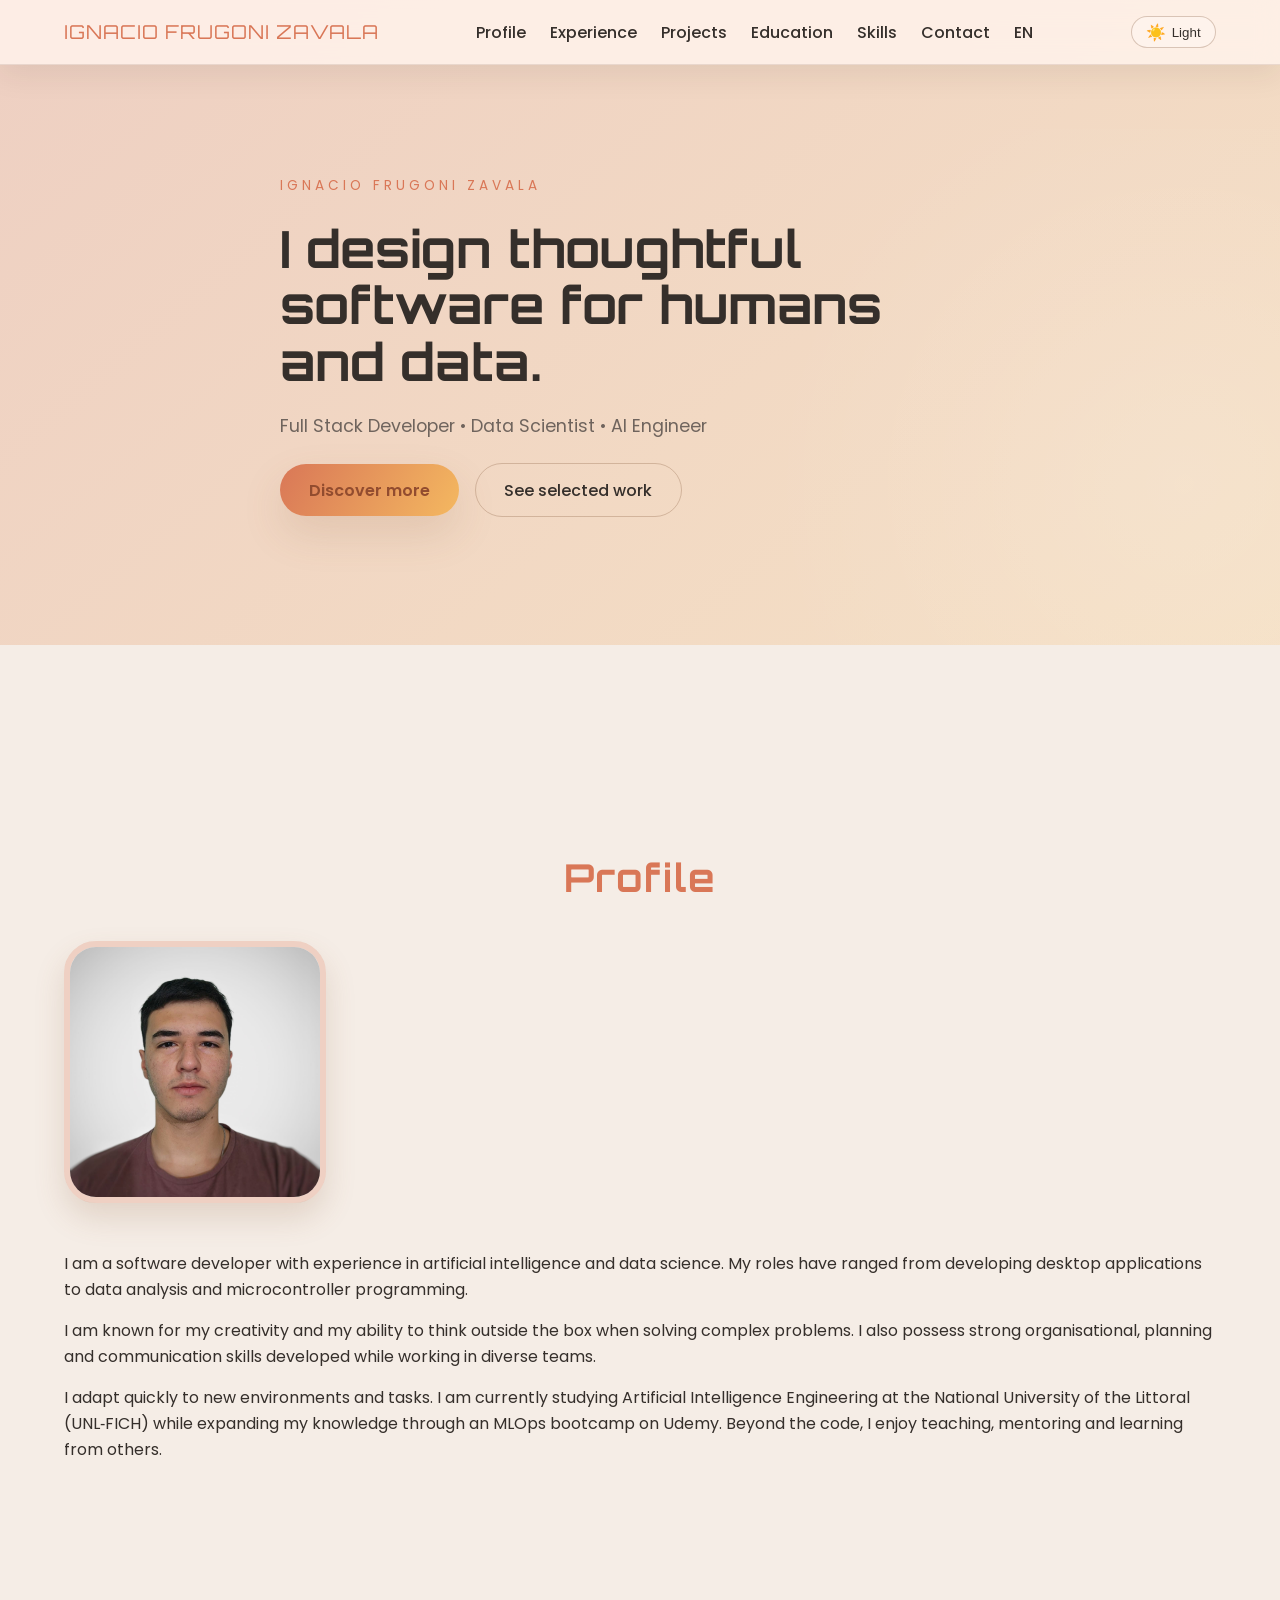
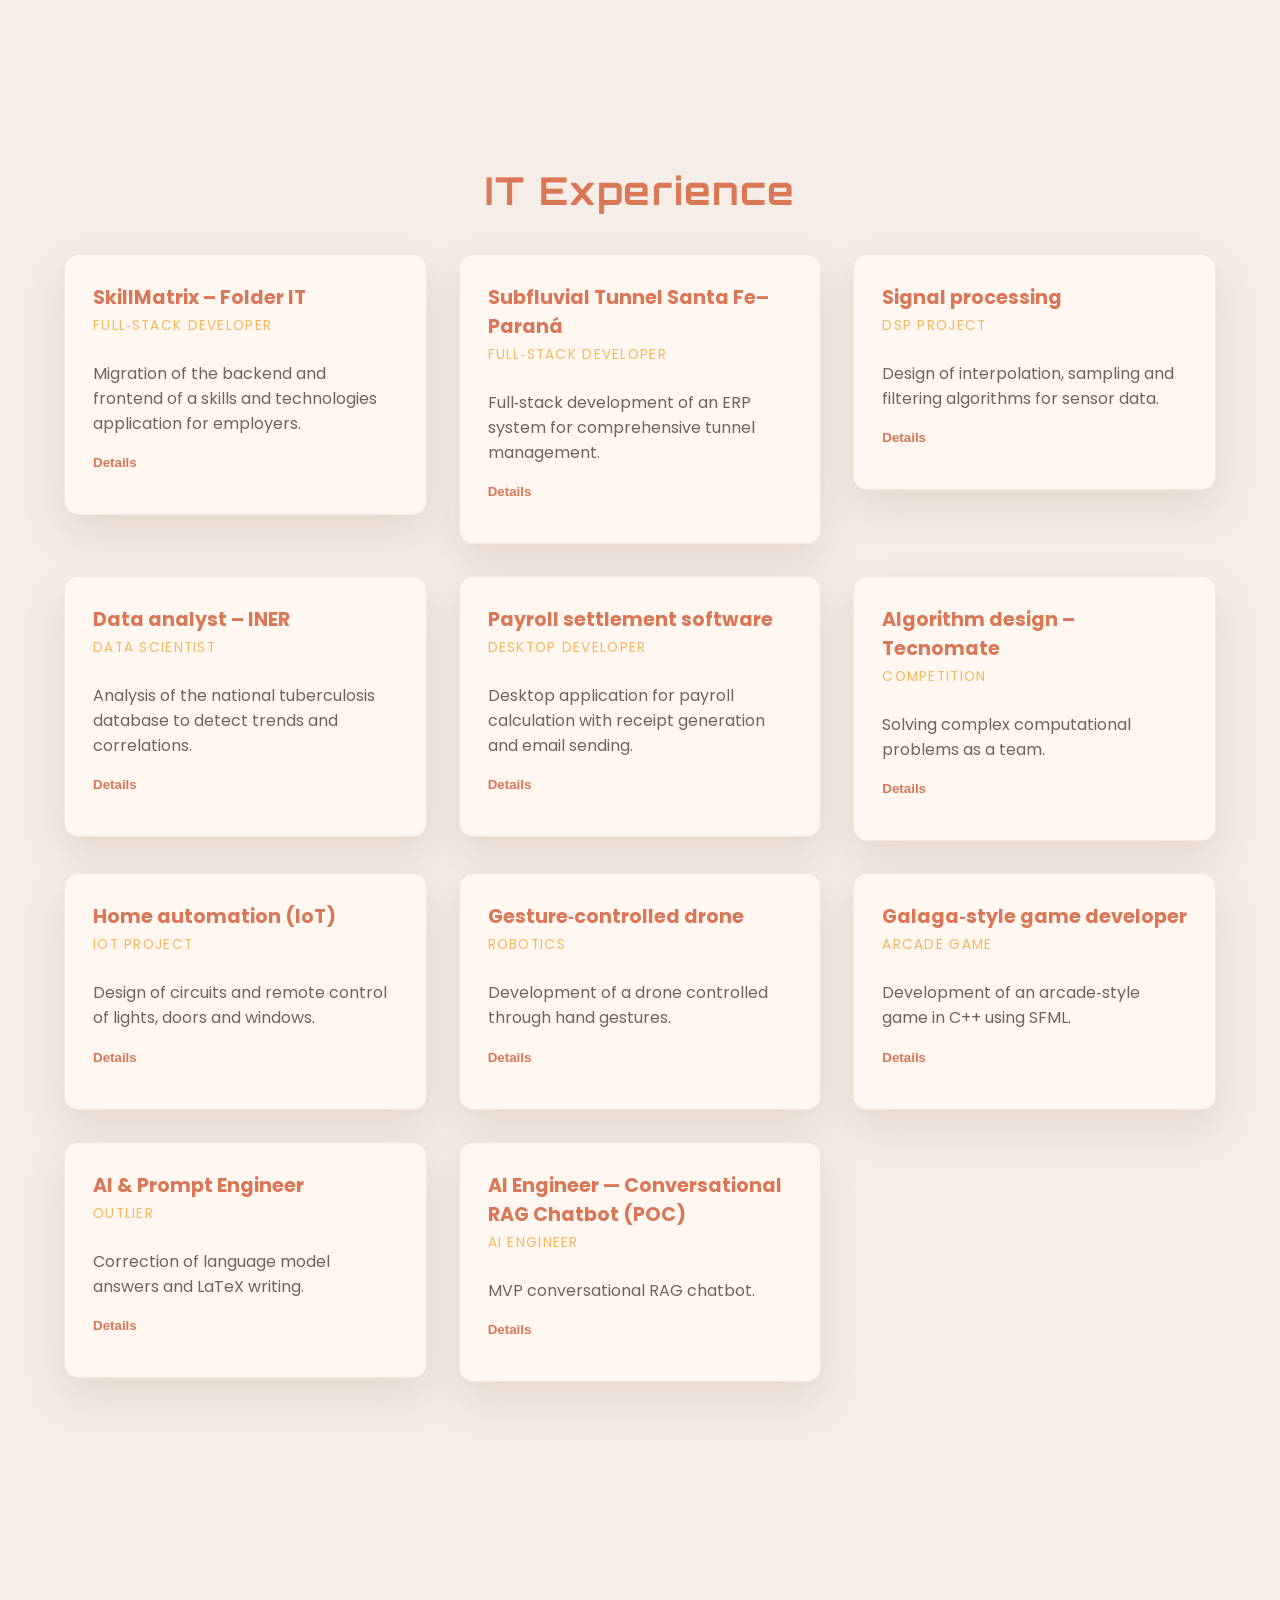
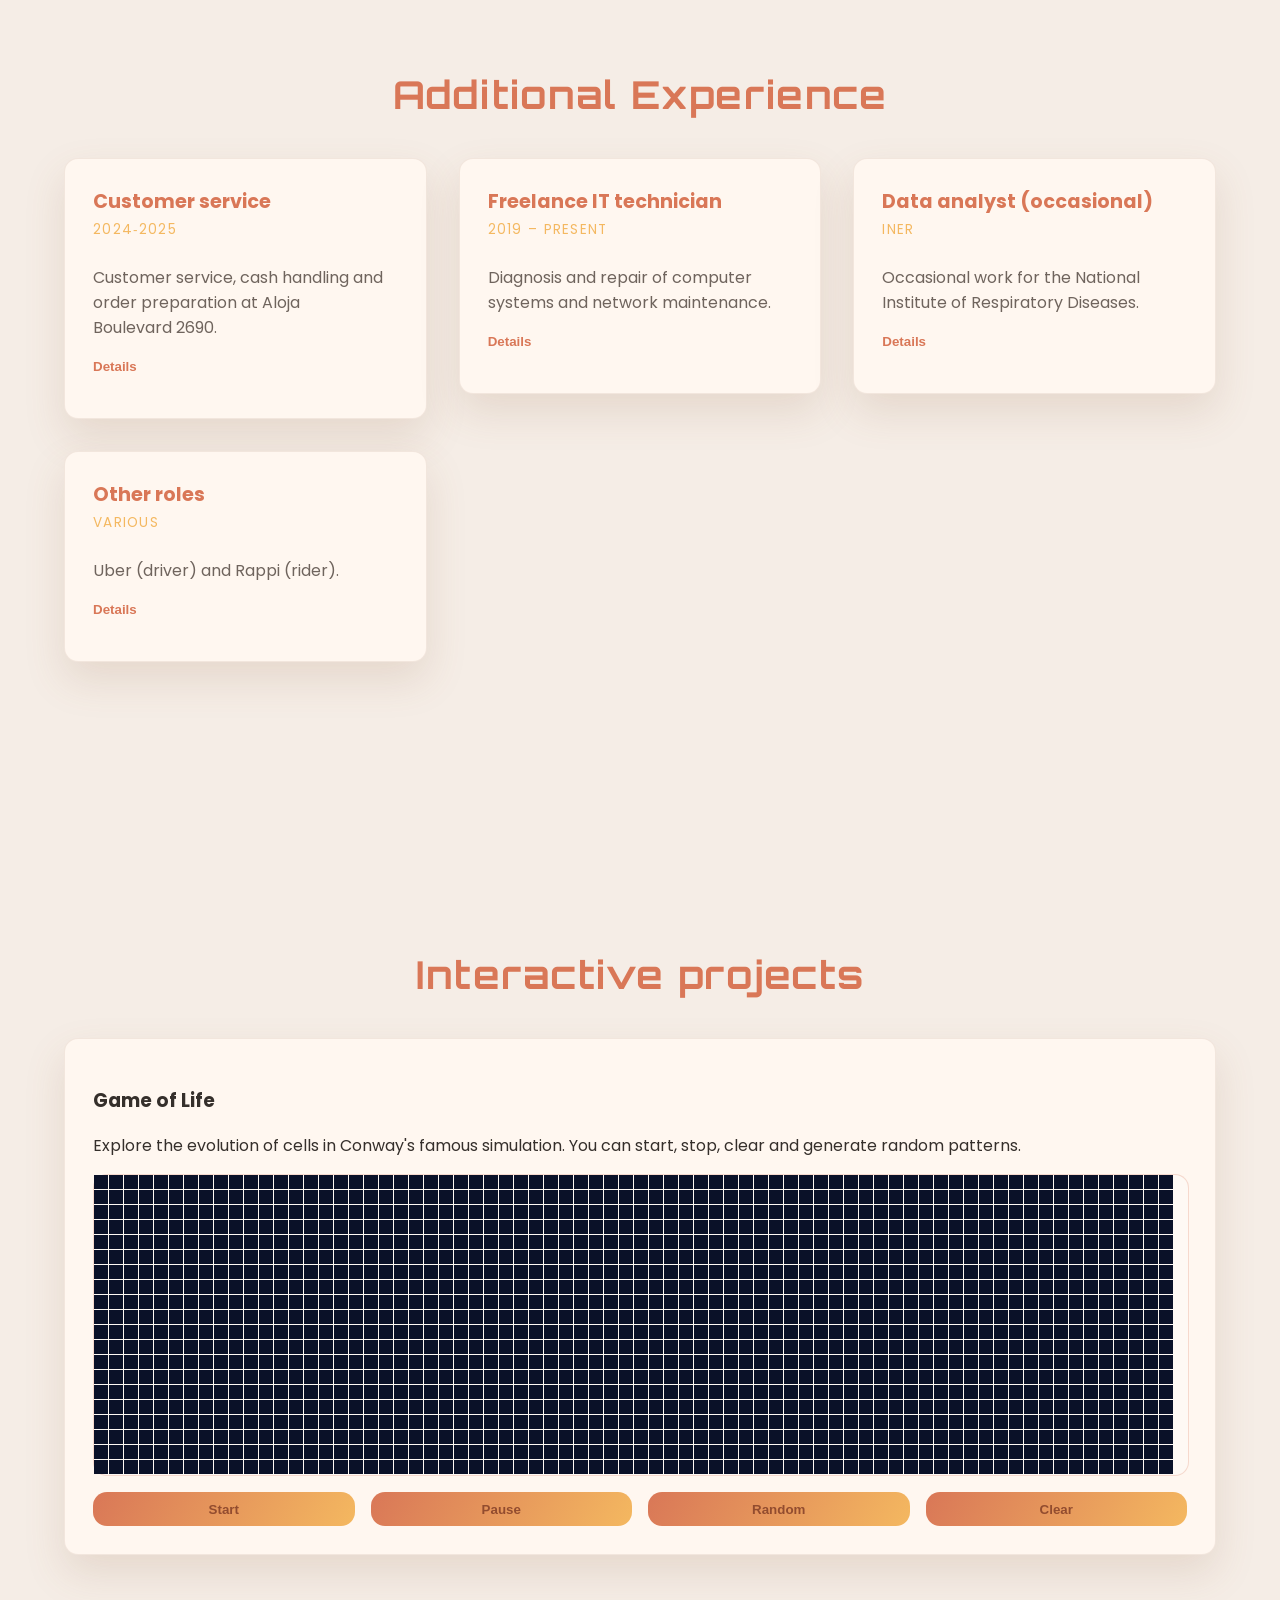
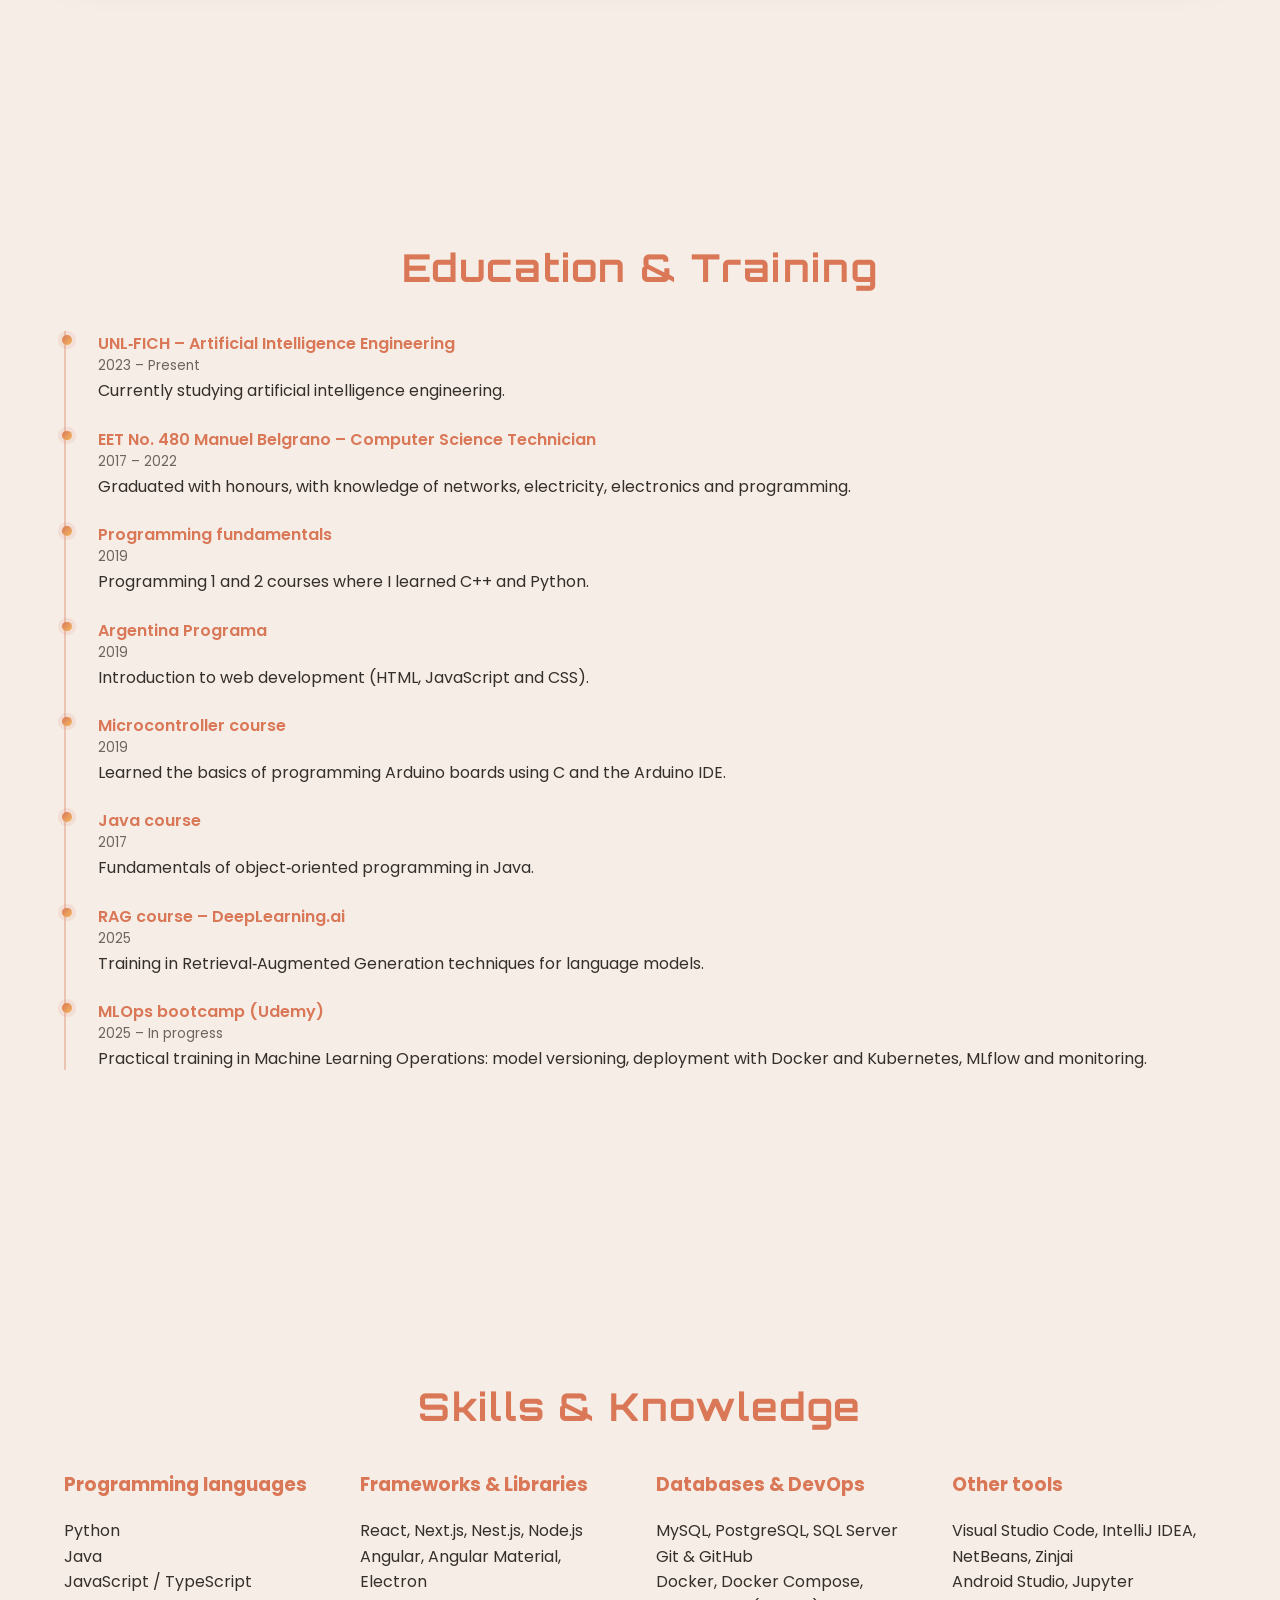
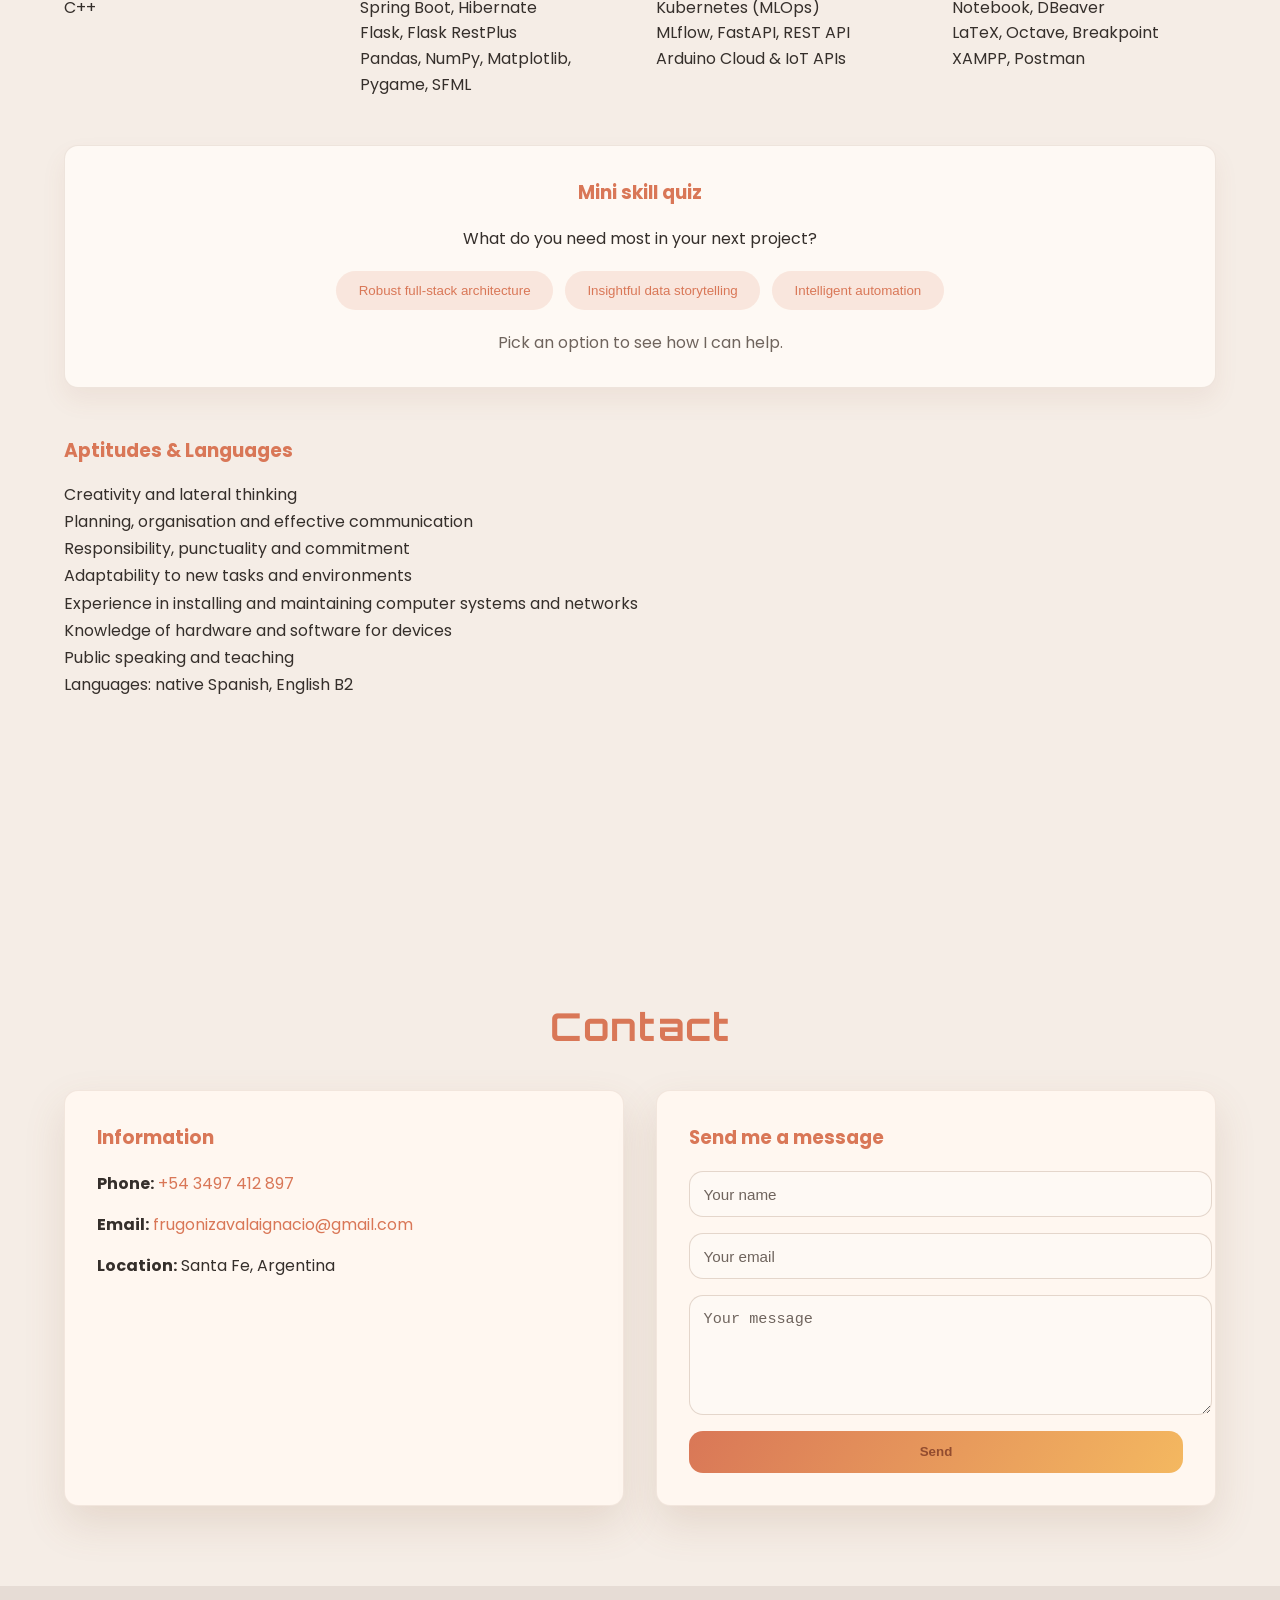
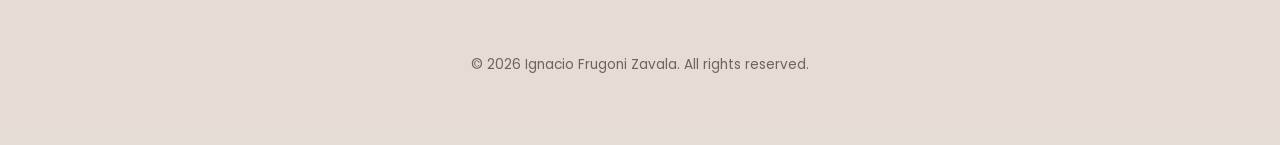
<file: index.html>
<!DOCTYPE html>
<html lang="en">
<head>
  <meta charset="UTF-8">
  <meta name="viewport" content="width=device-width, initial-scale=1.0">
  <title>Ignacio Frugoni Zavala – Portfolio</title>
  <!-- Google fonts -->
  <link href="https://fonts.googleapis.com/css2?family=Orbitron:wght@400;700&family=Poppins:wght@300;400;500;600;700&display=swap" rel="stylesheet">
  <link rel="stylesheet" href="styles.css">
</head>
<body>
  <!-- Navigation bar -->
  <nav class="navbar">
    <div class="container nav-wrapper">
      <div class="logo">Ignacio&nbsp;Frugoni&nbsp;Zavala</div>
      <ul class="nav-links">
        <li><a href="#about">Profile</a></li>
        <li><a href="#experience">Experience</a></li>
        <li><a href="#projects">Projects</a></li>
        <li><a href="#education">Education</a></li>
        <li><a href="#skills">Skills</a></li>
        <li><a href="#contact">Contact</a></li>
        <li class="lang-switch"><a href="index_es.html" title="Ver en Español">EN</a></li>
      </ul>
      <button class="theme-toggle" id="themeToggle" type="button" aria-label="Toggle light and dark mode">
        <span class="theme-icon" aria-hidden="true">☀️</span>
        <span class="theme-label">Light</span>
      </button>
    </div>
  </nav>

  <!-- Hero section -->
  <header class="hero">
    <div class="hero-content container">
      <p class="hero-eyebrow">IGNACIO FRUGONI ZAVALA</p>
      <h1 class="hero-title">I design thoughtful software for humans and data.</h1>
      <p class="hero-lead">Full Stack Developer • Data Scientist • AI Engineer</p>
      <div class="hero-actions">
        <a href="#about" class="cta-button">Discover more</a>
        <a href="#projects" class="cta-secondary">See selected work</a>
      </div>
    </div>
  </header>

  <main>
    <!-- About section -->
    <section id="about" class="section about">
      <div class="container">
        <h2>Profile</h2>
        <div class="about-grid">
          <div class="about-photo">
            <img src="assets/yo.jpg" alt="Photo of Ignacio Frugoni Zavala">
          </div>
          <div class="about-info">
            <p>
              I am a software developer with experience in artificial intelligence and data science. My roles have ranged from developing desktop applications to data analysis and microcontroller programming.
            </p>
            <p>
              I am known for my creativity and my ability to think outside the box when solving complex problems. I also possess strong organisational, planning and communication skills developed while working in diverse teams.
            </p>
            <p>
              I adapt quickly to new environments and tasks. I am currently studying Artificial Intelligence Engineering at the National University of the Littoral (UNL‑FICH) while expanding my knowledge through an MLOps bootcamp on Udemy. Beyond the code, I enjoy teaching, mentoring and learning from others.
            </p>
          </div>
        </div>
      </div>
    </section>

    <!-- IT Experience -->
    <section id="experience" class="section experience">
      <div class="container">
        <h2>IT Experience</h2>
        <div class="card-grid">
          <!-- SkillMatrix -->
          <div class="exp-card" title="React, Node.js, TypeScript, Nest.js, Next.js, SQL">
            <div class="card-header">
              <h3>SkillMatrix – Folder&nbsp;IT</h3>
              <span class="tag">Full‑Stack Developer</span>
            </div>
            <p class="card-summary">Migration of the backend and frontend of a skills and technologies application for employers.</p>
<button class="toggle-btn" data-show-text="Details" data-hide-text="Hide">Details</button>
            <div class="card-details">
              <p><strong>Description:</strong> SkillMatrix is a RESTful API that allows companies to know the technologies and skills of their collaborators and candidates. As a developer I participated in migrating the backend to a new architecture, updating the database and adapting the frontend.</p>
              <p><strong>Technologies:</strong> React, Node.js, TypeScript, Nest.js, Next.js, Postgres, MySQL and Postman.</p>
              <p><strong>Team:</strong> Project Manager, three developers and a QA Engineer.</p>
            </div>
          </div>
          <!-- Tunnel Subfluvial -->
          <div class="exp-card" title="Java, Spring Boot, Angular, Electron, SQL Server">
            <div class="card-header">
              <h3>Subfluvial Tunnel Santa Fe–Paraná</h3>
              <span class="tag">Full‑Stack Developer</span>
            </div>
            <p class="card-summary">Full‑stack development of an ERP system for comprehensive tunnel management.</p>
            <button class="toggle-btn">Details</button>
            <div class="card-details">
              <p><strong>Description:</strong> I took part in developing an ERP system covering budget management, inventories, accounting and personnel management, including vacations and trips. I performed requirements analysis, conducted user interviews, designed use cases and data structures and coded both the backend and frontend.</p>
              <p><strong>Technologies:</strong> Java (Spring, Spring Boot, Hibernate), Angular, Angular Material, Electron, Python (Flask), REST API, SQL&nbsp;Server.</p>
              <p><strong>Team:</strong> Project Manager, two technical leaders, four full‑stack developers, three frontend developers, three backend developers and two QA Engineers.</p>
            </div>
          </div>
          <!-- Signal processing -->
          <div class="exp-card" title="Python, DSP, NumPy">
            <div class="card-header">
              <h3>Signal processing</h3>
              <span class="tag">DSP Project</span>
            </div>
            <p class="card-summary">Design of interpolation, sampling and filtering algorithms for sensor data.</p>
            <button class="toggle-btn">Details</button>
            <div class="card-details">
              <p><strong>Description:</strong> I developed algorithms in Python to process signals (sound, light, vibration) including interpolation, sampling, filtering and code optimisation using NumPy.</p>
              <p><strong>Technologies:</strong> Python, mathematics and physics.</p>
              <p><strong>Team:</strong> Product Owner and three developers.</p>
            </div>
          </div>
          <!-- INER Data Scientist -->
          <div class="exp-card" title="Python, Pandas, NumPy, Matplotlib">
            <div class="card-header">
              <h3>Data analyst – INER</h3>
              <span class="tag">Data Scientist</span>
            </div>
            <p class="card-summary">Analysis of the national tuberculosis database to detect trends and correlations.</p>
            <button class="toggle-btn">Details</button>
            <div class="card-details">
              <p><strong>Description:</strong> I worked with the national tuberculosis dataset reported in Argentina (1995–2023) to normalise data, convert spreadsheets into DataFrames, apply statistical methods, compute indices and generate graphs with Matplotlib.</p>
              <p><strong>Technologies:</strong> Python, Pandas, NumPy, Matplotlib.</p>
              <p><strong>Team:</strong> A director and three developers.</p>
            </div>
          </div>
          <!-- Salary settlement software -->
          <div class="exp-card" title="Java, MySQL, PDF">
            <div class="card-header">
              <h3>Payroll settlement software</h3>
              <span class="tag">Desktop Developer</span>
            </div>
            <p class="card-summary">Desktop application for payroll calculation with receipt generation and email sending.</p>
            <button class="toggle-btn">Details</button>
            <div class="card-details">
              <p><strong>Description:</strong> I designed and developed software that calculates salaries based on worked hours and variables such as seniority and punctuality. The system includes a login module, database connection and PDF receipt generation for emailing.</p>
              <p><strong>Technologies:</strong> Java, MySQL, XAMPP.</p>
              <p><strong>Team:</strong> Project Manager, a frontend developer, a backend developer and a QA Engineer.</p>
            </div>
          </div>
          <!-- Tecnomate -->
          <div class="exp-card" title="Python, Java, C++">
            <div class="card-header">
              <h3>Algorithm design – Tecnomate</h3>
              <span class="tag">Competition</span>
            </div>
            <p class="card-summary">Solving complex computational problems as a team.</p>
            <button class="toggle-btn">Details</button>
            <div class="card-details">
              <p><strong>Description:</strong> I participated in an advanced algorithm design project solving technical problems under time and memory constraints. The initiative emphasised critical analysis, optimisation and team collaboration.</p>
              <p><strong>Technologies:</strong> Python, Java, C++.</p>
              <p><strong>Team:</strong> Two developers and a QA Engineer.</p>
            </div>
          </div>
          <!-- IoT home automation -->
          <div class="exp-card" title="Arduino, IoT, ESP32">
            <div class="card-header">
              <h3>Home automation (IoT)</h3>
              <span class="tag">IoT Project</span>
            </div>
            <p class="card-summary">Design of circuits and remote control of lights, doors and windows.</p>
            <button class="toggle-btn">Details</button>
            <div class="card-details">
              <p><strong>Description:</strong> We automated lighting and control of doors and windows via a smartphone, designing the electrical circuit, programming the microcontroller and integrating with the Arduino IoT Cloud.</p>
              <p><strong>Technologies:</strong> Arduino&nbsp;IDE, Arduino&nbsp;Cloud, Arduino IoT&nbsp;API.</p>
              <p><strong>Team:</strong> Software developer, electronics engineer and QA Engineer.</p>
            </div>
          </div>
          <!-- Drone control -->
          <div class="exp-card" title="Arduino, Sensors, ESP32">
            <div class="card-header">
              <h3>Gesture‑controlled drone</h3>
              <span class="tag">Robotics</span>
            </div>
            <p class="card-summary">Development of a drone controlled through hand gestures.</p>
            <button class="toggle-btn">Details</button>
            <div class="card-details">
              <p><strong>Description:</strong> I conceived and built a drone operated through gestures using MEMs sensors (MPU‑6050) and an ESP32 microcontroller. I designed the circuit, the data processing algorithms and carried out testing and adjustments.</p>
              <p><strong>Technologies:</strong> Arduino&nbsp;IDE, electronics, mathematics and physics.</p>
              <p><strong>Team:</strong> Software developer and electronics engineer.</p>
            </div>
          </div>
          <!-- Galaga game -->
          <div class="exp-card" title="C++, SFML, Game Development">
            <div class="card-header">
              <h3>Galaga‑style game developer</h3>
              <span class="tag">Arcade Game</span>
            </div>
            <p class="card-summary">Development of an arcade‑style game in C++ using SFML.</p>
            <button class="toggle-btn">Details</button>
            <div class="card-details">
              <p><strong>Description:</strong> I implemented all game mechanics (player movement, enemy waves, shooting and collision detection) and integrated sound effects and animations. I applied object‑oriented programming principles and collaborated on performance testing.</p>
              <p><strong>Technologies:</strong> C++, SFML, Zinjai.</p>
              <p><strong>Team:</strong> Three developers (interface and game mechanics) and a QA Engineer.</p>
            </div>
          </div>
          <!-- AI & Prompt Engineer -->
          <div class="exp-card" title="AI, Prompt Engineering, LaTeX">
            <div class="card-header">
              <h3>AI &amp; Prompt Engineer</h3>
              <span class="tag">Outlier</span>
            </div>
            <p class="card-summary">Correction of language model answers and LaTeX writing.</p>
            <button class="toggle-btn">Details</button>
            <div class="card-details">
              <p><strong>Description:</strong> I verified and corrected responses generated by language models, solved math and physics problems as needed and rewrote them using LaTeX.</p>
              <p><strong>Technologies:</strong> Python, LaTeX, mathematics.</p>
              <p><strong>Team:</strong> Prompt reader, prompt solver and LaTeX writer.</p>
            </div>
          </div>
           <!-- Conversational RAG Chatbot  -->
          <div class="exp-card" title="Java, Spring Boot, Angular, Electron, SQL Server">
            <div class="card-header">
              <h3>AI Engineer — Conversational RAG Chatbot (POC)</h3>
              <span class="tag">AI Engineer</span>
            </div>
            <p class="card-summary">MVP conversational RAG chatbot.</p>
            <button class="toggle-btn">Details</button>
            <div class="card-details">
              <p><strong>Description:</strong> MVP conversational RAG chatbot enabling Administrative teams to query institutional procedures, regulations, and policies in natural language. Answers are grounded in the organization’s documentation—a large corpus of Word and PDF files—with page-level citations. Delivered iteratively across phases to improve precision, recall, grounding, and auditability..</p>
              <p><strong>Technologies:</strong>Python, FastAPI, Pydantic (JSON schema/validation), pytest (golden tests), LLMs: OpenAI API, Gemini API, Orchestration: LangChain (Tools, Memory, Function Calling, TextSplitters), Search & Retrieval: PostgreSQL with pgvector (semantic), Whoosh/Elasticsearch (BM25 lexical, hybrid), Re-ranking: SentenceTransformers cross-encoder, Context Optimization: MMR/dedup, NLP/Metadata: spaCy, regex extractors, Pipelines & Ingestion: Apache Airflow (parameterized DAGs, retries/backfill, SLAs), Document Processing: PDF/DOCX parsing, OCR (e.g., Tesseract) for scanned PDFs, Evaluation: Ragas, DevOps: Docker, Git.</p>
              <p><strong>Team:</strong> 1 product owner, 1 Tech Lead, 2 Software Engineers, 1 QA Engineer.</p>
            </div>
          </div>
        </div>
      </div>
    </section>

    <!-- Additional experience -->
    <section id="additional" class="section additional">
      <div class="container">
        <h2>Additional Experience</h2>
        <div class="card-grid">
          <!-- Customer service -->
          <div class="exp-card">
            <div class="card-header">
              <h3>Customer service</h3>
              <span class="tag">2024‑2025</span>
            </div>
            <p class="card-summary">Customer service, cash handling and order preparation at Aloja Boulevard 2690.</p>
            <button class="toggle-btn">Details</button>
            <div class="card-details">
              <p>I handled customer service, order preparation and shelf restocking. This experience strengthened my service and communication skills.</p>
            </div>
          </div>
          <!-- Freelance IT technician -->
          <div class="exp-card">
            <div class="card-header">
              <h3>Freelance IT technician</h3>
              <span class="tag">2019 – present</span>
            </div>
            <p class="card-summary">Diagnosis and repair of computer systems and network maintenance.</p>
            <button class="toggle-btn">Details</button>
            <div class="card-details">
              <p>Since 2019 I have provided PC and device repair services, installed software and operating systems and implemented networks. I also teach private lessons in mathematics, physics and programming.</p>
            </div>
          </div>
          <!-- Data analyst (eventual) -->
          <div class="exp-card">
            <div class="card-header">
              <h3>Data analyst (occasional)</h3>
              <span class="tag">INER</span>
            </div>
            <p class="card-summary">Occasional work for the National Institute of Respiratory Diseases.</p>
            <button class="toggle-btn">Details</button>
            <div class="card-details">
              <p>I collaborated with INER as a data analyst, applying my data science and statistics skills.</p>
            </div>
          </div>
          <!-- Other roles -->
          <div class="exp-card">
            <div class="card-header">
              <h3>Other roles</h3>
              <span class="tag">Various</span>
            </div>
            <p class="card-summary">Uber (driver) and Rappi (rider).</p>
            <button class="toggle-btn">Details</button>
            <div class="card-details">
              <p>I have worked as an Uber driver and Rappi rider, which taught me to manage my time and interact with a variety of people.</p>
            </div>
          </div>
        </div>
      </div>
    </section>

    <!-- Projects section -->
    <section id="projects" class="section projects">
      <div class="container">
        <h2>Interactive projects</h2>
        <div class="project-grid">
          <div class="project-card">
            <h3>Game of Life</h3>
            <p>Explore the evolution of cells in Conway's famous simulation. You can start, stop, clear and generate random patterns.</p>
            <div id="gameOfLife" class="gol-container"></div>
            <div class="gol-controls">
              <button id="startBtn">Start</button>
              <button id="pauseBtn">Pause</button>
              <button id="randomBtn">Random</button>
              <button id="clearBtn">Clear</button>
            </div>
          </div>
        </div>
      </div>
    </section>

    <!-- Education section -->
    <section id="education" class="section education">
      <div class="container">
        <h2>Education &amp; Training</h2>
        <ul class="timeline">
          <li>
            <div class="timeline-title">UNL‑FICH – Artificial Intelligence Engineering</div>
            <div class="timeline-date">2023 – Present</div>
            <div class="timeline-content">Currently studying artificial intelligence engineering.</div>
          </li>
          <li>
            <div class="timeline-title">EET No.&nbsp;480 Manuel Belgrano – Computer Science Technician</div>
            <div class="timeline-date">2017 – 2022</div>
            <div class="timeline-content">Graduated with honours, with knowledge of networks, electricity, electronics and programming.</div>
          </li>
          <li>
            <div class="timeline-title">Programming fundamentals</div>
            <div class="timeline-date">2019</div>
            <div class="timeline-content">Programming 1 and 2 courses where I learned C++ and Python.</div>
          </li>
          <li>
            <div class="timeline-title">Argentina Programa</div>
            <div class="timeline-date">2019</div>
            <div class="timeline-content">Introduction to web development (HTML, JavaScript and CSS).</div>
          </li>
          <li>
            <div class="timeline-title">Microcontroller course</div>
            <div class="timeline-date">2019</div>
            <div class="timeline-content">Learned the basics of programming Arduino boards using C and the Arduino IDE.</div>
          </li>
          <li>
            <div class="timeline-title">Java course</div>
            <div class="timeline-date">2017</div>
            <div class="timeline-content">Fundamentals of object‑oriented programming in Java.</div>
          </li>
          <li>
            <div class="timeline-title">RAG course – DeepLearning.ai</div>
            <div class="timeline-date">2025</div>
            <div class="timeline-content">Training in Retrieval‑Augmented Generation techniques for language models.</div>
          </li>
          <li>
            <div class="timeline-title">MLOps bootcamp (Udemy)</div>
            <div class="timeline-date">2025 – In progress</div>
            <div class="timeline-content">Practical training in Machine Learning Operations: model versioning, deployment with Docker and Kubernetes, MLflow and monitoring.</div>
          </li>
        </ul>
      </div>
    </section>

    <!-- Skills section -->
    <section id="skills" class="section skills">
      <div class="container">
        <h2>Skills &amp; Knowledge</h2>
        <div class="skills-grid">
          <div class="skill-column">
            <h3>Programming languages</h3>
            <ul>
              <li>Python</li>
              <li>Java</li>
              <li>JavaScript / TypeScript</li>
              <li>C++</li>
            </ul>
          </div>
          <div class="skill-column">
            <h3>Frameworks &amp; Libraries</h3>
            <ul>
              <li>React, Next.js, Nest.js, Node.js</li>
              <li>Angular, Angular&nbsp;Material, Electron</li>
              <li>Spring Boot, Hibernate</li>
              <li>Flask, Flask&nbsp;RestPlus</li>
              <li>Pandas, NumPy, Matplotlib, Pygame, SFML</li>
            </ul>
          </div>
          <div class="skill-column">
            <h3>Databases &amp; DevOps</h3>
            <ul>
              <li>MySQL, PostgreSQL, SQL&nbsp;Server</li>
              <li>Git &amp; GitHub</li>
              <li>Docker, Docker&nbsp;Compose, Kubernetes (MLOps)</li>
              <li>MLflow, FastAPI, REST&nbsp;API</li>
              <li>Arduino Cloud &amp; IoT APIs</li>
            </ul>
          </div>
          <div class="skill-column">
            <h3>Other tools</h3>
            <ul>
              <li>Visual Studio Code, IntelliJ IDEA, NetBeans, Zinjai</li>
              <li>Android Studio, Jupyter Notebook, DBeaver</li>
              <li>LaTeX, Octave, Breakpoint</li>
              <li>XAMPP, Postman</li>
            </ul>
          </div>
        </div>
        <div class="skill-quiz" aria-live="polite">
          <h3>Mini skill quiz</h3>
          <p>What do you need most in your next project?</p>
          <div class="quiz-options">
            <button type="button" class="quiz-chip" data-answer="Full-stack architecture" data-message="I'll map the journey from idea to production with clean architecture, CI/CD and resilient deployments.">Robust full-stack architecture</button>
            <button type="button" class="quiz-chip" data-answer="Data storytelling" data-message="We'll turn messy datasets into dashboards and narratives that spark decisions.">Insightful data storytelling</button>
            <button type="button" class="quiz-chip" data-answer="Intelligent automation" data-message="I'll prototype intelligent agents and automations that save hours of manual work.">Intelligent automation</button>
          </div>
          <p class="quiz-result" id="quizResult">Pick an option to see how I can help.</p>
        </div>

        <div class="aptitudes">
          <h3>Aptitudes &amp; Languages</h3>
          <ul>
            <li>Creativity and lateral thinking</li>
            <li>Planning, organisation and effective communication</li>
            <li>Responsibility, punctuality and commitment</li>
            <li>Adaptability to new tasks and environments</li>
            <li>Experience in installing and maintaining computer systems and networks</li>
            <li>Knowledge of hardware and software for devices</li>
            <li>Public speaking and teaching</li>
            <li>Languages: native Spanish, English B2</li>
          </ul>
        </div>
      </div>
    </section>

    <!-- Contact section -->
    <section id="contact" class="section contact">
      <div class="container">
        <h2>Contact</h2>
        <div class="contact-wrapper">
          <div class="contact-info">
            <h3>Information</h3>
            <!-- Update contact phone number -->
            <p><strong>Phone:</strong> <a href="tel:+543497412897">+54 3497 412 897</a></p>
            <p><strong>Email:</strong> <a href="mailto:frugonizavalaignacio@gmail.com">frugonizavalaignacio@gmail.com</a></p>
            <p><strong>Location:</strong> Santa Fe, Argentina</p>
          </div>
          <div class="contact-form">
            <h3>Send me a message</h3>
            <form id="contactForm">
              <input type="text" id="name" placeholder="Your name" required>
              <input type="email" id="email" placeholder="Your email" required>
              <textarea id="message" placeholder="Your message" rows="5" required></textarea>
              <button type="submit">Send</button>
            </form>
          </div>
        </div>
      </div>
    </section>
  </main>

  <footer class="footer">
    <div class="container">
      <p>© <span id="year"></span> Ignacio Frugoni Zavala. All rights reserved.</p>
    </div>
  </footer>

  <script src="script.js"></script>
  <script src="game_of_life.js"></script>
</body>
</html>
</file>
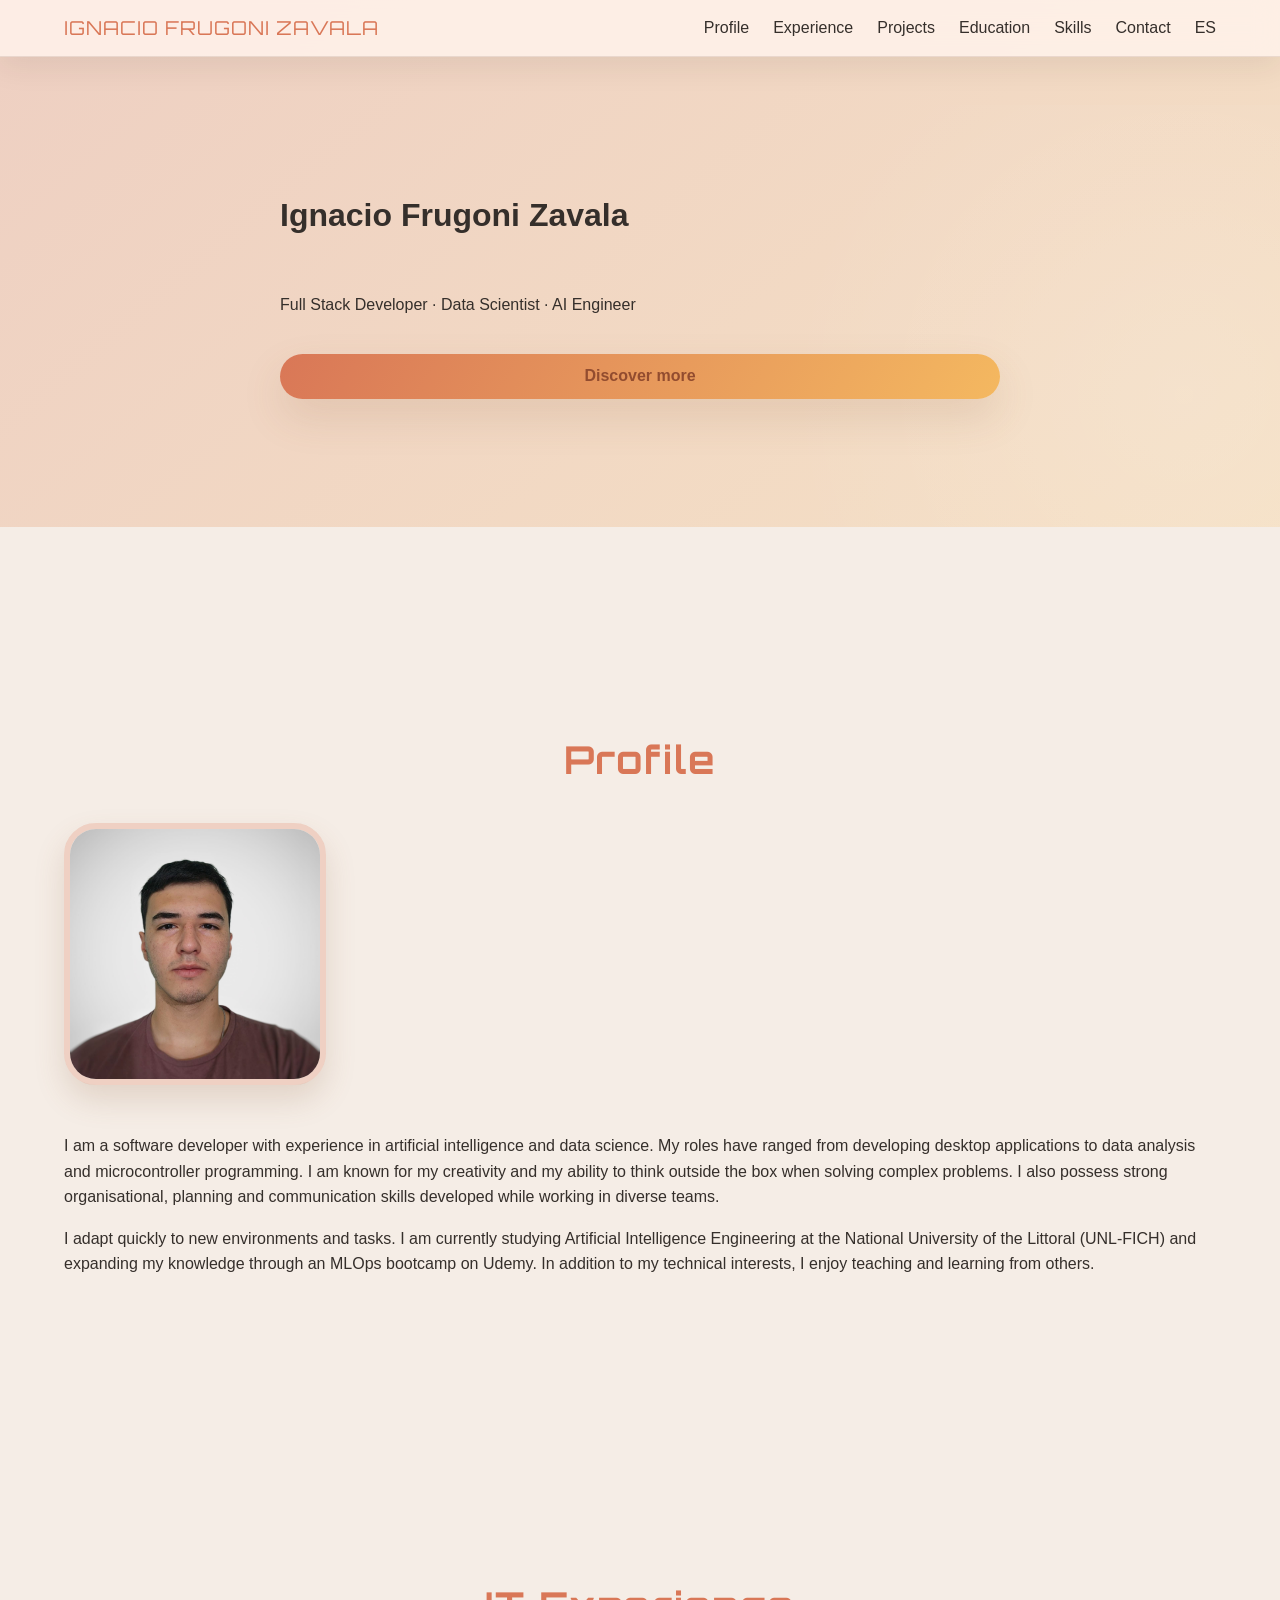
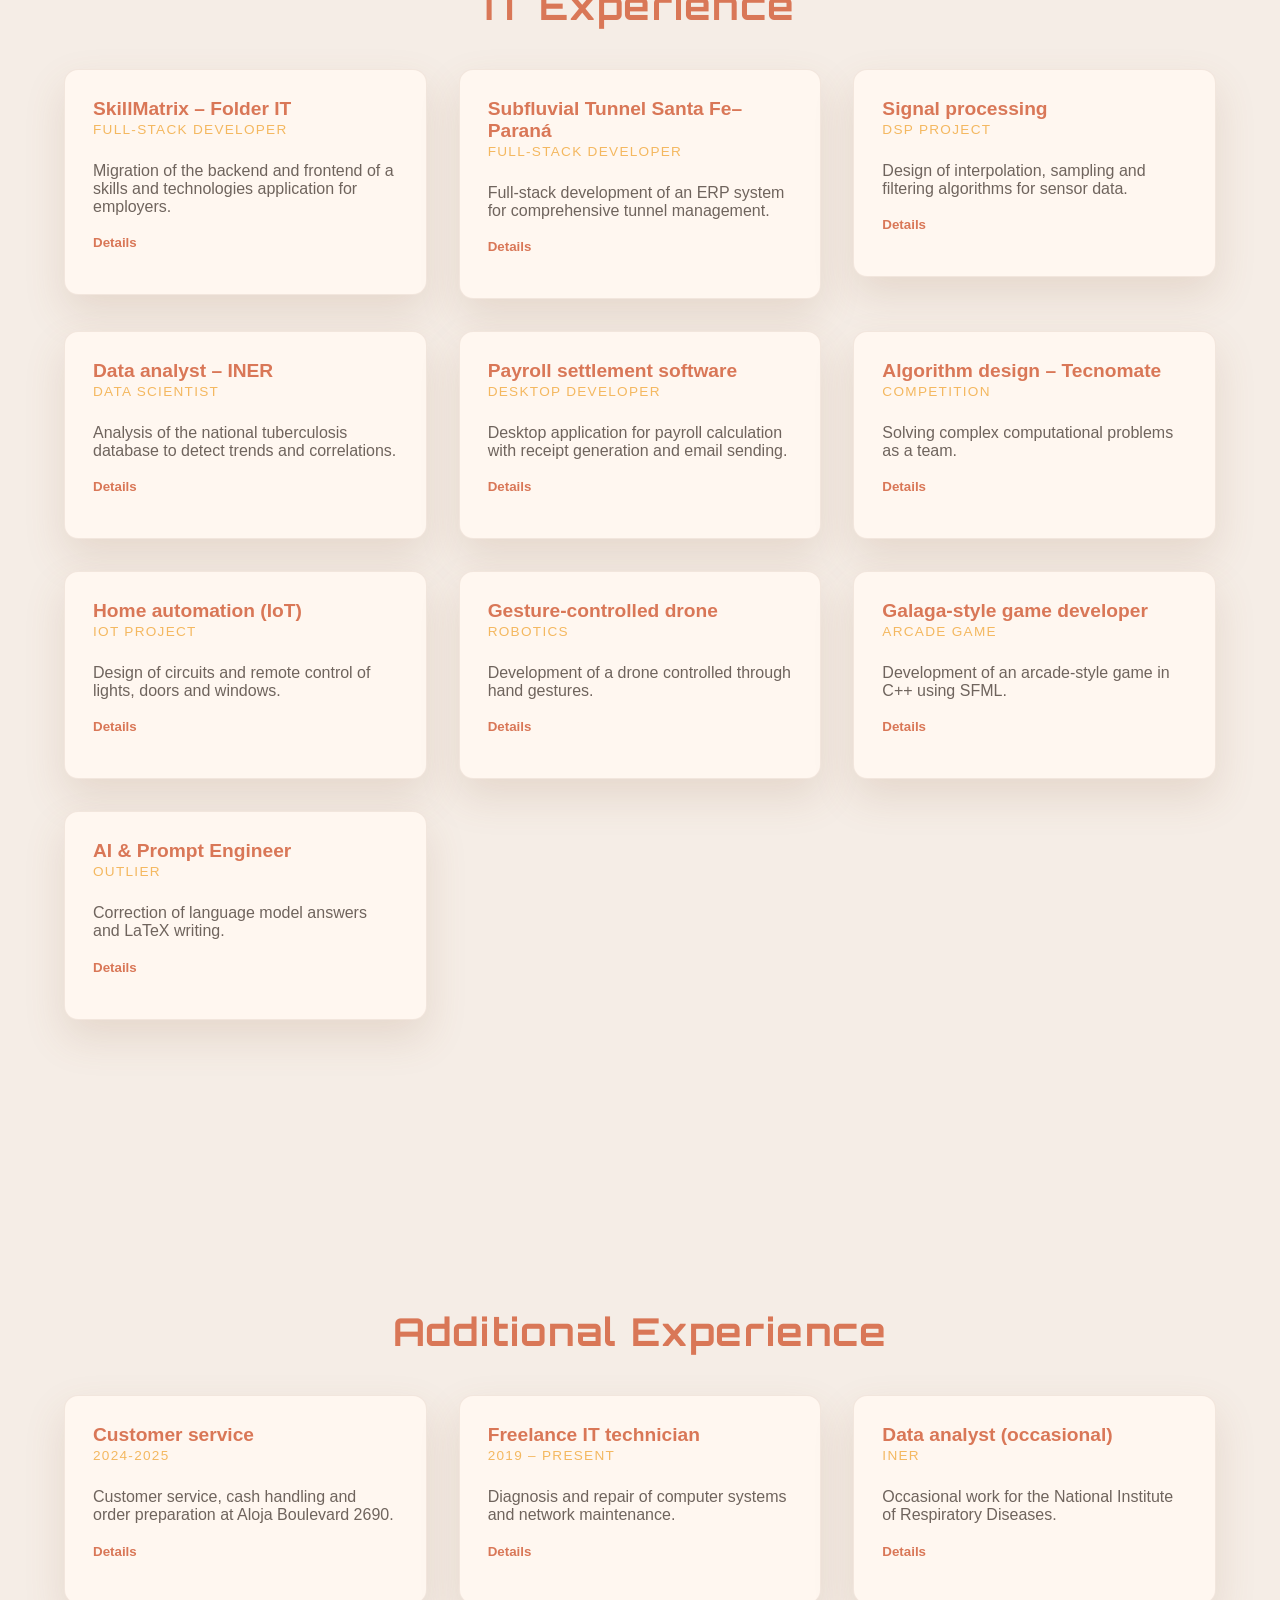
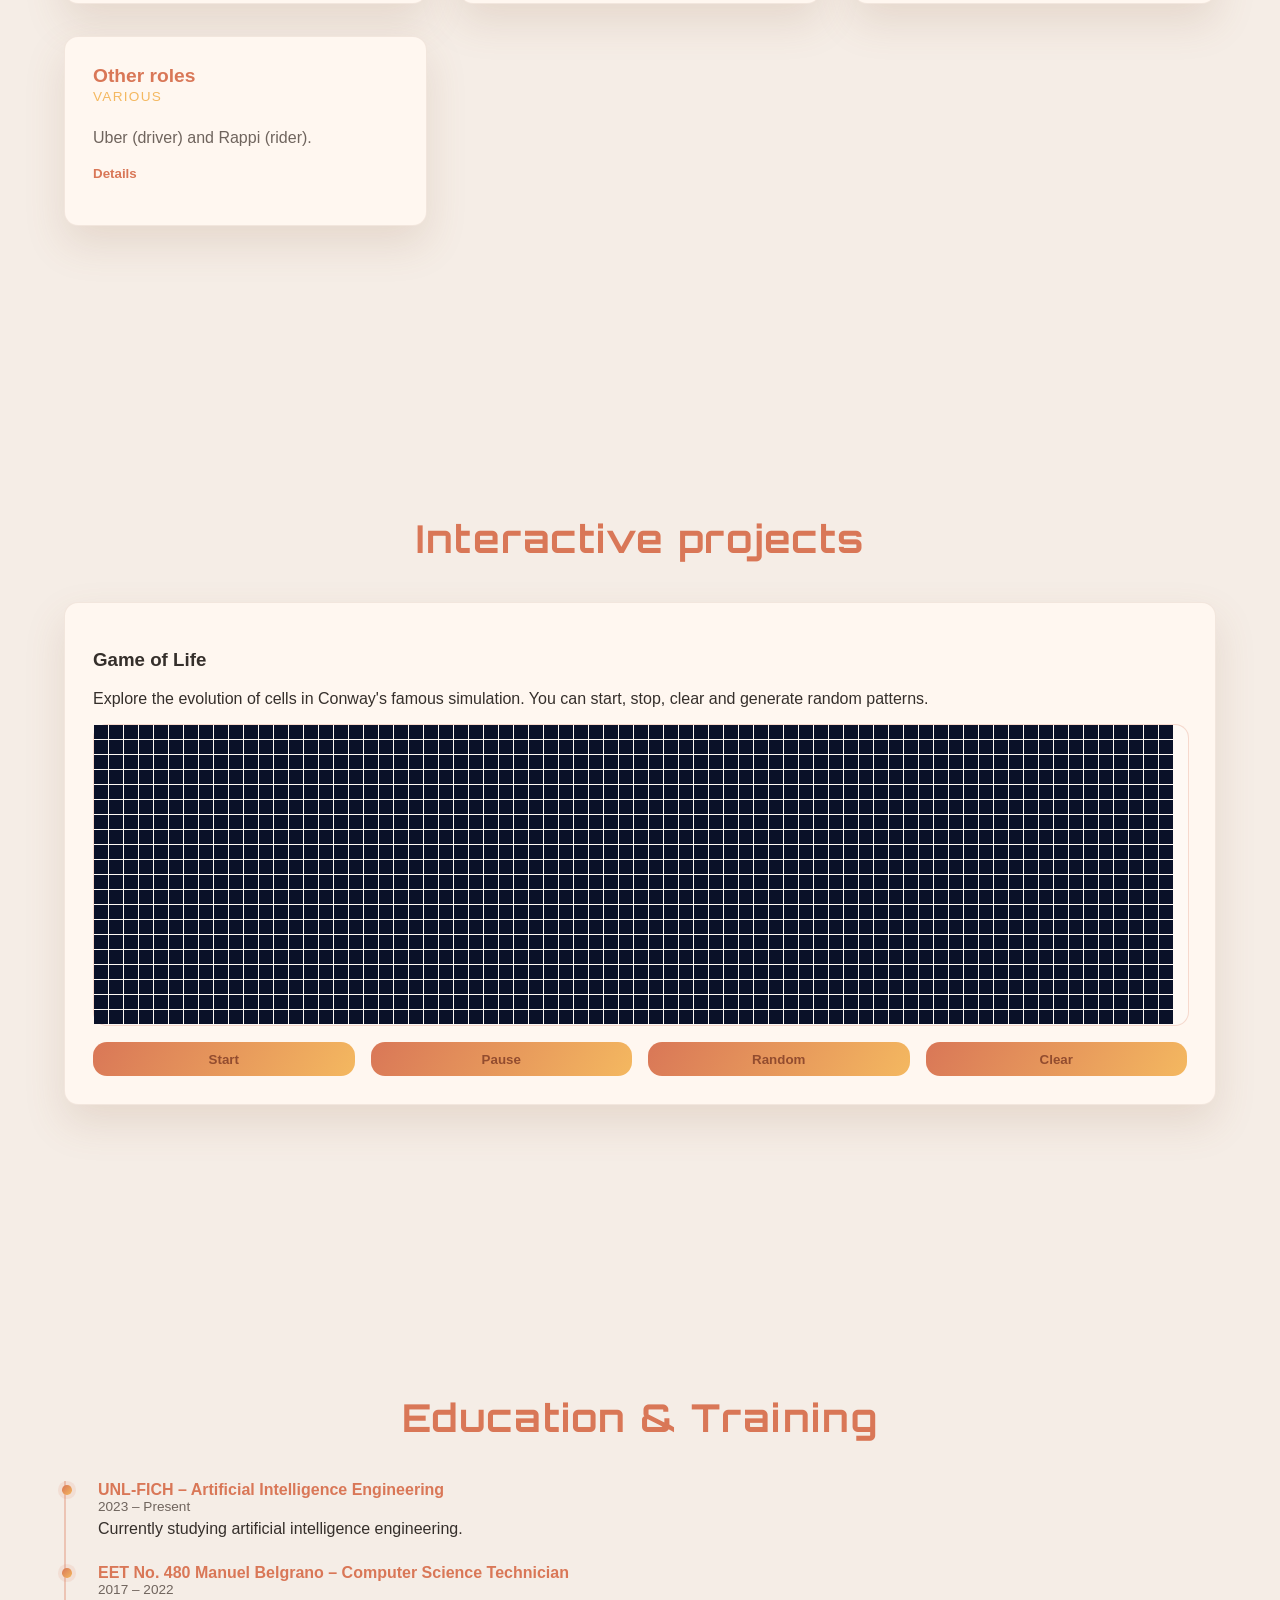
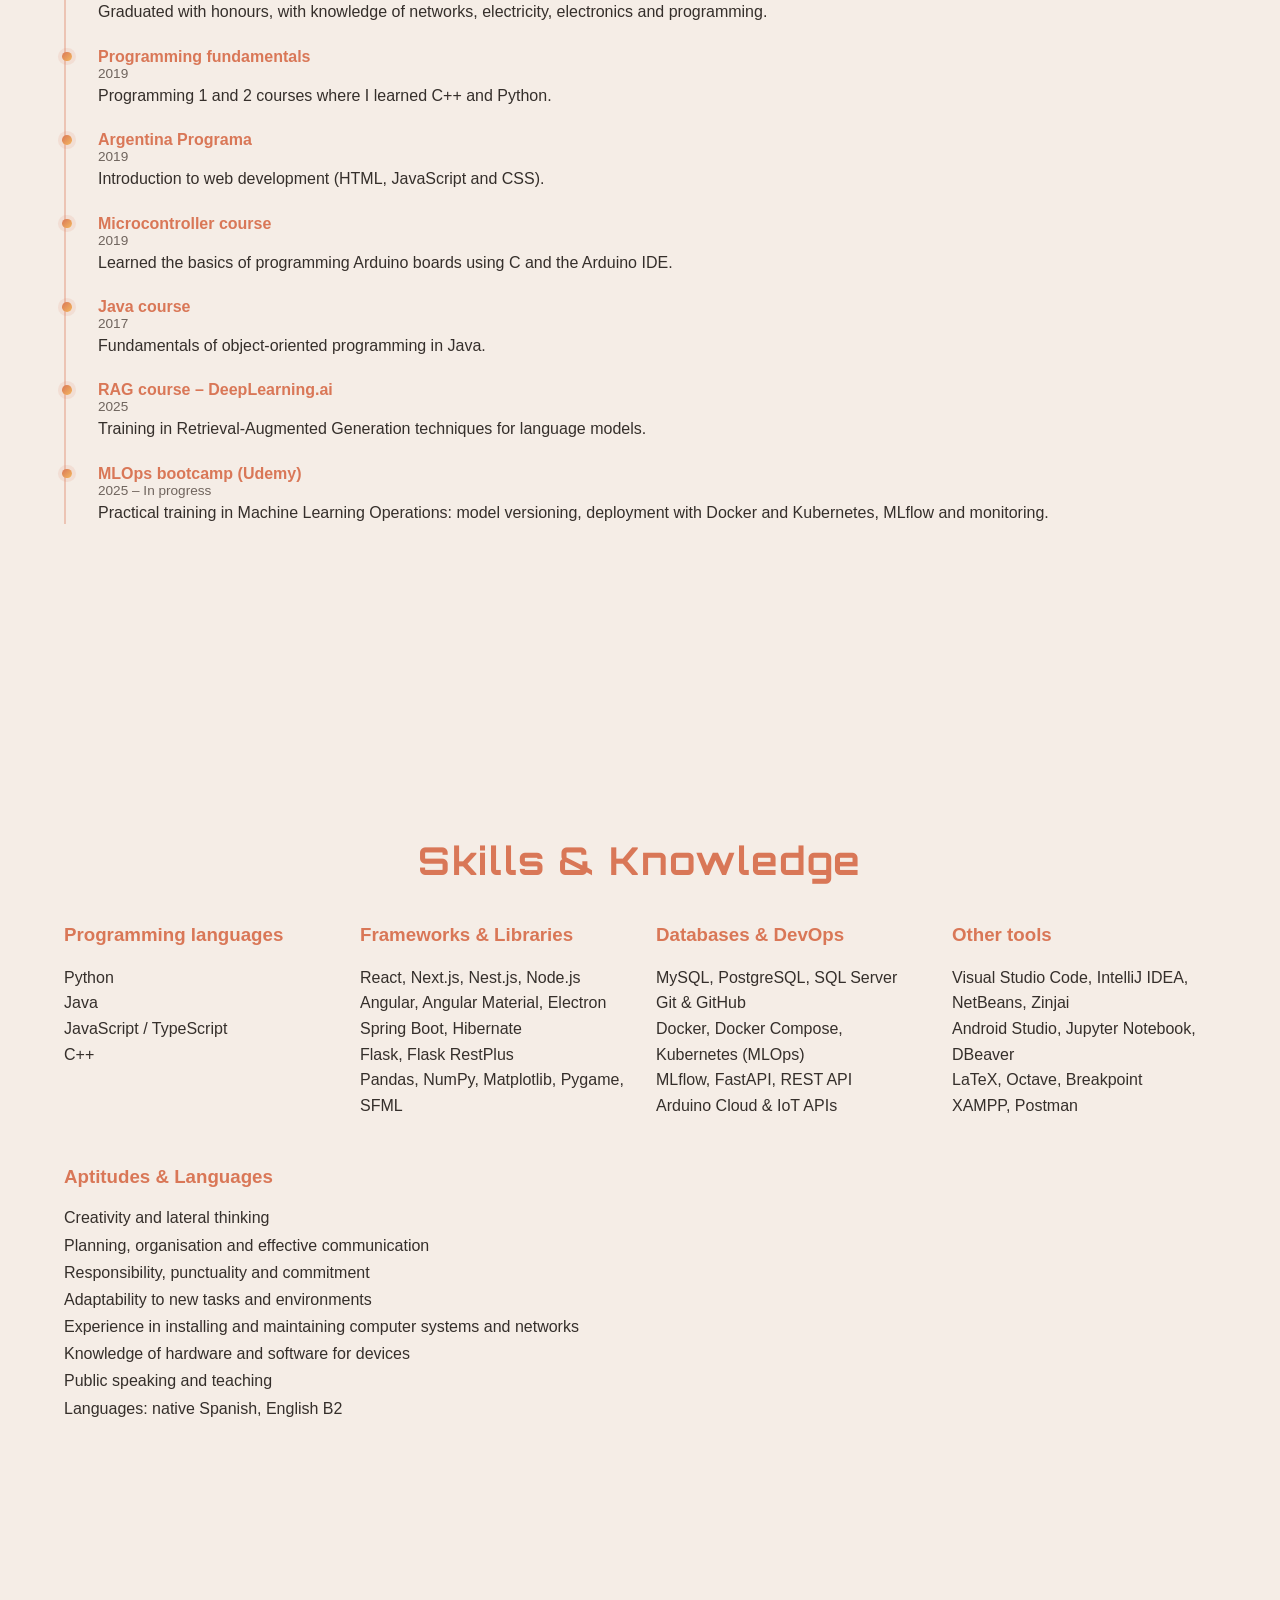
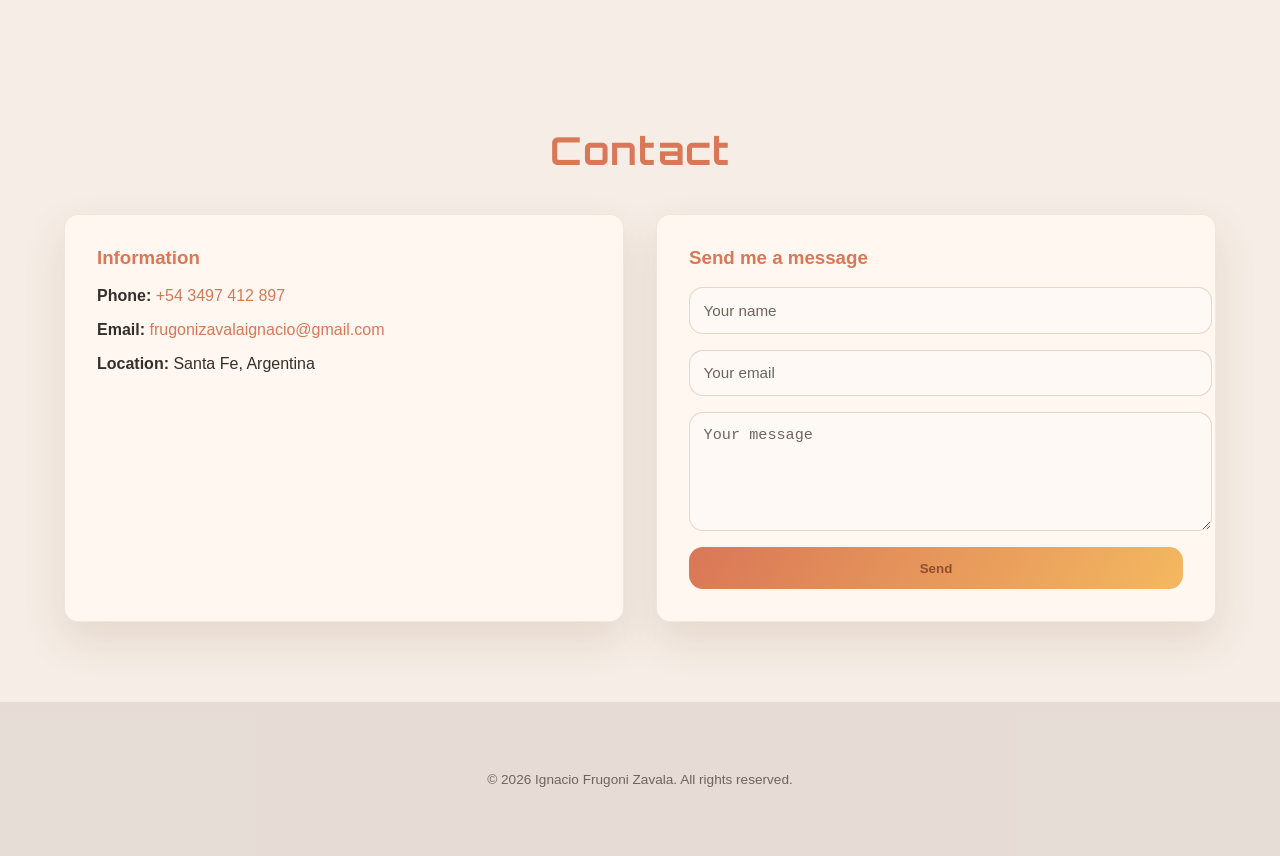
<file: index_en.html>
<!DOCTYPE html>
<html lang="en">
<head>
  <meta charset="UTF-8">
  <meta name="viewport" content="width=device-width, initial-scale=1.0">
  <title>Ignacio Frugoni Zavala – Portfolio</title>
  <!-- Google fonts -->
  <link href="https://fonts.googleapis.com/css2?family=Orbitron:wght@400;700&family=Roboto:wght@300;400;500;700&display=swap" rel="stylesheet">
  <link rel="stylesheet" href="styles.css">
</head>
<body>
  <!-- Navigation bar -->
  <nav class="navbar">
    <div class="container nav-wrapper">
      <div class="logo">Ignacio&nbsp;Frugoni&nbsp;Zavala</div>
      <ul class="nav-links">
        <li><a href="#about">Profile</a></li>
        <li><a href="#experience">Experience</a></li>
        <li><a href="#projects">Projects</a></li>
        <li><a href="#education">Education</a></li>
        <li><a href="#skills">Skills</a></li>
        <li><a href="#contact">Contact</a></li>
        <li class="lang-switch"><a href="index.html" title="Ver en Español">ES</a></li>
      </ul>
    </div>
  </nav>

  <!-- Hero section -->
  <header class="hero">
    <div class="hero-overlay"></div>
    <div class="hero-content container">
      <h1>Ignacio&nbsp;Frugoni&nbsp;Zavala</h1>
      <p class="subtitle">Full&nbsp;Stack&nbsp;Developer · Data&nbsp;Scientist · AI&nbsp;Engineer</p>
      <a href="#about" class="cta-button">Discover more</a>
    </div>
  </header>

  <main>
    <!-- About section -->
    <section id="about" class="section about">
      <div class="container">
        <h2>Profile</h2>
        <div class="about-grid">
          <div class="about-photo">
            <img src="assets/yo.jpg" alt="Photo of Ignacio Frugoni Zavala">
          </div>
          <div class="about-info">
            <p>
              I am a software developer with experience in artificial intelligence and data science. My roles have ranged from developing desktop applications to data analysis and microcontroller programming. I am known for my creativity and my ability to think outside the box when solving complex problems. I also possess strong organisational, planning and communication skills developed while working in diverse teams.
            </p>
            <p>
              I adapt quickly to new environments and tasks. I am currently studying Artificial Intelligence Engineering at the National University of the Littoral (UNL‑FICH) and expanding my knowledge through an MLOps bootcamp on Udemy. In addition to my technical interests, I enjoy teaching and learning from others.
            </p>
          </div>
        </div>
      </div>
    </section>

    <!-- IT Experience -->
    <section id="experience" class="section experience">
      <div class="container">
        <h2>IT Experience</h2>
        <div class="card-grid">
          <!-- SkillMatrix -->
          <div class="exp-card" title="React, Node.js, TypeScript, Nest.js, Next.js, SQL">
            <div class="card-header">
              <h3>SkillMatrix – Folder&nbsp;IT</h3>
              <span class="tag">Full‑Stack Developer</span>
            </div>
            <p class="card-summary">Migration of the backend and frontend of a skills and technologies application for employers.</p>
<button class="toggle-btn" data-show-text="Details" data-hide-text="Hide">Details</button>
            <div class="card-details">
              <p><strong>Description:</strong> SkillMatrix is a RESTful API that allows companies to know the technologies and skills of their collaborators and candidates. As a developer I participated in migrating the backend to a new architecture, updating the database and adapting the frontend.</p>
              <p><strong>Technologies:</strong> React, Node.js, TypeScript, Nest.js, Next.js, Postgres, MySQL and Postman.</p>
              <p><strong>Team:</strong> Project Manager, three developers and a QA Engineer.</p>
            </div>
          </div>
          <!-- Tunnel Subfluvial -->
          <div class="exp-card" title="Java, Spring Boot, Angular, Electron, SQL Server">
            <div class="card-header">
              <h3>Subfluvial Tunnel Santa Fe–Paraná</h3>
              <span class="tag">Full‑Stack Developer</span>
            </div>
            <p class="card-summary">Full‑stack development of an ERP system for comprehensive tunnel management.</p>
            <button class="toggle-btn">Details</button>
            <div class="card-details">
              <p><strong>Description:</strong> I took part in developing an ERP system covering budget management, inventories, accounting and personnel management, including vacations and trips. I performed requirements analysis, conducted user interviews, designed use cases and data structures and coded both the backend and frontend.</p>
              <p><strong>Technologies:</strong> Java (Spring, Spring Boot, Hibernate), Angular, Angular Material, Electron, Python (Flask), REST API, SQL&nbsp;Server.</p>
              <p><strong>Team:</strong> Project Manager, two technical leaders, four full‑stack developers, three frontend developers, three backend developers and two QA Engineers.</p>
            </div>
          </div>
          <!-- Signal processing -->
          <div class="exp-card" title="Python, DSP, NumPy">
            <div class="card-header">
              <h3>Signal processing</h3>
              <span class="tag">DSP Project</span>
            </div>
            <p class="card-summary">Design of interpolation, sampling and filtering algorithms for sensor data.</p>
            <button class="toggle-btn">Details</button>
            <div class="card-details">
              <p><strong>Description:</strong> I developed algorithms in Python to process signals (sound, light, vibration) including interpolation, sampling, filtering and code optimisation using NumPy.</p>
              <p><strong>Technologies:</strong> Python, mathematics and physics.</p>
              <p><strong>Team:</strong> Product Owner and three developers.</p>
            </div>
          </div>
          <!-- INER Data Scientist -->
          <div class="exp-card" title="Python, Pandas, NumPy, Matplotlib">
            <div class="card-header">
              <h3>Data analyst – INER</h3>
              <span class="tag">Data Scientist</span>
            </div>
            <p class="card-summary">Analysis of the national tuberculosis database to detect trends and correlations.</p>
            <button class="toggle-btn">Details</button>
            <div class="card-details">
              <p><strong>Description:</strong> I worked with the national tuberculosis dataset reported in Argentina (1995–2023) to normalise data, convert spreadsheets into DataFrames, apply statistical methods, compute indices and generate graphs with Matplotlib.</p>
              <p><strong>Technologies:</strong> Python, Pandas, NumPy, Matplotlib.</p>
              <p><strong>Team:</strong> A director and three developers.</p>
            </div>
          </div>
          <!-- Salary settlement software -->
          <div class="exp-card" title="Java, MySQL, PDF">
            <div class="card-header">
              <h3>Payroll settlement software</h3>
              <span class="tag">Desktop Developer</span>
            </div>
            <p class="card-summary">Desktop application for payroll calculation with receipt generation and email sending.</p>
            <button class="toggle-btn">Details</button>
            <div class="card-details">
              <p><strong>Description:</strong> I designed and developed software that calculates salaries based on worked hours and variables such as seniority and punctuality. The system includes a login module, database connection and PDF receipt generation for emailing.</p>
              <p><strong>Technologies:</strong> Java, MySQL, XAMPP.</p>
              <p><strong>Team:</strong> Project Manager, a frontend developer, a backend developer and a QA Engineer.</p>
            </div>
          </div>
          <!-- Tecnomate -->
          <div class="exp-card" title="Python, Java, C++">
            <div class="card-header">
              <h3>Algorithm design – Tecnomate</h3>
              <span class="tag">Competition</span>
            </div>
            <p class="card-summary">Solving complex computational problems as a team.</p>
            <button class="toggle-btn">Details</button>
            <div class="card-details">
              <p><strong>Description:</strong> I participated in an advanced algorithm design project solving technical problems under time and memory constraints. The initiative emphasised critical analysis, optimisation and team collaboration.</p>
              <p><strong>Technologies:</strong> Python, Java, C++.</p>
              <p><strong>Team:</strong> Two developers and a QA Engineer.</p>
            </div>
          </div>
          <!-- IoT home automation -->
          <div class="exp-card" title="Arduino, IoT, ESP32">
            <div class="card-header">
              <h3>Home automation (IoT)</h3>
              <span class="tag">IoT Project</span>
            </div>
            <p class="card-summary">Design of circuits and remote control of lights, doors and windows.</p>
            <button class="toggle-btn">Details</button>
            <div class="card-details">
              <p><strong>Description:</strong> We automated lighting and control of doors and windows via a smartphone, designing the electrical circuit, programming the microcontroller and integrating with the Arduino IoT Cloud.</p>
              <p><strong>Technologies:</strong> Arduino&nbsp;IDE, Arduino&nbsp;Cloud, Arduino IoT&nbsp;API.</p>
              <p><strong>Team:</strong> Software developer, electronics engineer and QA Engineer.</p>
            </div>
          </div>
          <!-- Drone control -->
          <div class="exp-card" title="Arduino, Sensors, ESP32">
            <div class="card-header">
              <h3>Gesture‑controlled drone</h3>
              <span class="tag">Robotics</span>
            </div>
            <p class="card-summary">Development of a drone controlled through hand gestures.</p>
            <button class="toggle-btn">Details</button>
            <div class="card-details">
              <p><strong>Description:</strong> I conceived and built a drone operated through gestures using MEMs sensors (MPU‑6050) and an ESP32 microcontroller. I designed the circuit, the data processing algorithms and carried out testing and adjustments.</p>
              <p><strong>Technologies:</strong> Arduino&nbsp;IDE, electronics, mathematics and physics.</p>
              <p><strong>Team:</strong> Software developer and electronics engineer.</p>
            </div>
          </div>
          <!-- Galaga game -->
          <div class="exp-card" title="C++, SFML, Game Development">
            <div class="card-header">
              <h3>Galaga‑style game developer</h3>
              <span class="tag">Arcade Game</span>
            </div>
            <p class="card-summary">Development of an arcade‑style game in C++ using SFML.</p>
            <button class="toggle-btn">Details</button>
            <div class="card-details">
              <p><strong>Description:</strong> I implemented all game mechanics (player movement, enemy waves, shooting and collision detection) and integrated sound effects and animations. I applied object‑oriented programming principles and collaborated on performance testing.</p>
              <p><strong>Technologies:</strong> C++, SFML, Zinjai.</p>
              <p><strong>Team:</strong> Three developers (interface and game mechanics) and a QA Engineer.</p>
            </div>
          </div>
          <!-- AI & Prompt Engineer -->
          <div class="exp-card" title="AI, Prompt Engineering, LaTeX">
            <div class="card-header">
              <h3>AI &amp; Prompt Engineer</h3>
              <span class="tag">Outlier</span>
            </div>
            <p class="card-summary">Correction of language model answers and LaTeX writing.</p>
            <button class="toggle-btn">Details</button>
            <div class="card-details">
              <p><strong>Description:</strong> I verified and corrected responses generated by language models, solved math and physics problems as needed and rewrote them using LaTeX.</p>
              <p><strong>Technologies:</strong> Python, LaTeX, mathematics.</p>
              <p><strong>Team:</strong> Prompt reader, prompt solver and LaTeX writer.</p>
            </div>
          </div>
        </div>
      </div>
    </section>

    <!-- Additional experience -->
    <section id="additional" class="section additional">
      <div class="container">
        <h2>Additional Experience</h2>
        <div class="card-grid">
          <!-- Customer service -->
          <div class="exp-card">
            <div class="card-header">
              <h3>Customer service</h3>
              <span class="tag">2024‑2025</span>
            </div>
            <p class="card-summary">Customer service, cash handling and order preparation at Aloja Boulevard 2690.</p>
            <button class="toggle-btn">Details</button>
            <div class="card-details">
              <p>I handled customer service, order preparation and shelf restocking. This experience strengthened my service and communication skills.</p>
            </div>
          </div>
          <!-- Freelance IT technician -->
          <div class="exp-card">
            <div class="card-header">
              <h3>Freelance IT technician</h3>
              <span class="tag">2019 – present</span>
            </div>
            <p class="card-summary">Diagnosis and repair of computer systems and network maintenance.</p>
            <button class="toggle-btn">Details</button>
            <div class="card-details">
              <p>Since 2019 I have provided PC and device repair services, installed software and operating systems and implemented networks. I also teach private lessons in mathematics, physics and programming.</p>
            </div>
          </div>
          <!-- Data analyst (eventual) -->
          <div class="exp-card">
            <div class="card-header">
              <h3>Data analyst (occasional)</h3>
              <span class="tag">INER</span>
            </div>
            <p class="card-summary">Occasional work for the National Institute of Respiratory Diseases.</p>
            <button class="toggle-btn">Details</button>
            <div class="card-details">
              <p>I collaborated with INER as a data analyst, applying my data science and statistics skills.</p>
            </div>
          </div>
          <!-- Other roles -->
          <div class="exp-card">
            <div class="card-header">
              <h3>Other roles</h3>
              <span class="tag">Various</span>
            </div>
            <p class="card-summary">Uber (driver) and Rappi (rider).</p>
            <button class="toggle-btn">Details</button>
            <div class="card-details">
              <p>I have worked as an Uber driver and Rappi rider, which taught me to manage my time and interact with a variety of people.</p>
            </div>
          </div>
        </div>
      </div>
    </section>

    <!-- Projects section -->
    <section id="projects" class="section projects">
      <div class="container">
        <h2>Interactive projects</h2>
        <div class="project-grid">
          <div class="project-card">
            <h3>Game of Life</h3>
            <p>Explore the evolution of cells in Conway's famous simulation. You can start, stop, clear and generate random patterns.</p>
            <div id="gameOfLife" class="gol-container"></div>
            <div class="gol-controls">
              <button id="startBtn">Start</button>
              <button id="pauseBtn">Pause</button>
              <button id="randomBtn">Random</button>
              <button id="clearBtn">Clear</button>
            </div>
          </div>
        </div>
      </div>
    </section>

    <!-- Education section -->
    <section id="education" class="section education">
      <div class="container">
        <h2>Education &amp; Training</h2>
        <ul class="timeline">
          <li>
            <div class="timeline-title">UNL‑FICH – Artificial Intelligence Engineering</div>
            <div class="timeline-date">2023 – Present</div>
            <div class="timeline-content">Currently studying artificial intelligence engineering.</div>
          </li>
          <li>
            <div class="timeline-title">EET No.&nbsp;480 Manuel Belgrano – Computer Science Technician</div>
            <div class="timeline-date">2017 – 2022</div>
            <div class="timeline-content">Graduated with honours, with knowledge of networks, electricity, electronics and programming.</div>
          </li>
          <li>
            <div class="timeline-title">Programming fundamentals</div>
            <div class="timeline-date">2019</div>
            <div class="timeline-content">Programming 1 and 2 courses where I learned C++ and Python.</div>
          </li>
          <li>
            <div class="timeline-title">Argentina Programa</div>
            <div class="timeline-date">2019</div>
            <div class="timeline-content">Introduction to web development (HTML, JavaScript and CSS).</div>
          </li>
          <li>
            <div class="timeline-title">Microcontroller course</div>
            <div class="timeline-date">2019</div>
            <div class="timeline-content">Learned the basics of programming Arduino boards using C and the Arduino IDE.</div>
          </li>
          <li>
            <div class="timeline-title">Java course</div>
            <div class="timeline-date">2017</div>
            <div class="timeline-content">Fundamentals of object‑oriented programming in Java.</div>
          </li>
          <li>
            <div class="timeline-title">RAG course – DeepLearning.ai</div>
            <div class="timeline-date">2025</div>
            <div class="timeline-content">Training in Retrieval‑Augmented Generation techniques for language models.</div>
          </li>
          <li>
            <div class="timeline-title">MLOps bootcamp (Udemy)</div>
            <div class="timeline-date">2025 – In progress</div>
            <div class="timeline-content">Practical training in Machine Learning Operations: model versioning, deployment with Docker and Kubernetes, MLflow and monitoring.</div>
          </li>
        </ul>
      </div>
    </section>

    <!-- Skills section -->
    <section id="skills" class="section skills">
      <div class="container">
        <h2>Skills &amp; Knowledge</h2>
        <div class="skills-grid">
          <div class="skill-column">
            <h3>Programming languages</h3>
            <ul>
              <li>Python</li>
              <li>Java</li>
              <li>JavaScript / TypeScript</li>
              <li>C++</li>
            </ul>
          </div>
          <div class="skill-column">
            <h3>Frameworks &amp; Libraries</h3>
            <ul>
              <li>React, Next.js, Nest.js, Node.js</li>
              <li>Angular, Angular&nbsp;Material, Electron</li>
              <li>Spring Boot, Hibernate</li>
              <li>Flask, Flask&nbsp;RestPlus</li>
              <li>Pandas, NumPy, Matplotlib, Pygame, SFML</li>
            </ul>
          </div>
          <div class="skill-column">
            <h3>Databases &amp; DevOps</h3>
            <ul>
              <li>MySQL, PostgreSQL, SQL&nbsp;Server</li>
              <li>Git &amp; GitHub</li>
              <li>Docker, Docker&nbsp;Compose, Kubernetes (MLOps)</li>
              <li>MLflow, FastAPI, REST&nbsp;API</li>
              <li>Arduino Cloud &amp; IoT APIs</li>
            </ul>
          </div>
          <div class="skill-column">
            <h3>Other tools</h3>
            <ul>
              <li>Visual Studio Code, IntelliJ IDEA, NetBeans, Zinjai</li>
              <li>Android Studio, Jupyter Notebook, DBeaver</li>
              <li>LaTeX, Octave, Breakpoint</li>
              <li>XAMPP, Postman</li>
            </ul>
          </div>
        </div>
        <div class="aptitudes">
          <h3>Aptitudes &amp; Languages</h3>
          <ul>
            <li>Creativity and lateral thinking</li>
            <li>Planning, organisation and effective communication</li>
            <li>Responsibility, punctuality and commitment</li>
            <li>Adaptability to new tasks and environments</li>
            <li>Experience in installing and maintaining computer systems and networks</li>
            <li>Knowledge of hardware and software for devices</li>
            <li>Public speaking and teaching</li>
            <li>Languages: native Spanish, English B2</li>
          </ul>
        </div>
      </div>
    </section>

    <!-- Contact section -->
    <section id="contact" class="section contact">
      <div class="container">
        <h2>Contact</h2>
        <div class="contact-wrapper">
          <div class="contact-info">
            <h3>Information</h3>
            <!-- Update contact phone number -->
            <p><strong>Phone:</strong> <a href="tel:+543497412897">+54 3497 412 897</a></p>
            <p><strong>Email:</strong> <a href="mailto:frugonizavalaignacio@gmail.com">frugonizavalaignacio@gmail.com</a></p>
            <p><strong>Location:</strong> Santa Fe, Argentina</p>
          </div>
          <div class="contact-form">
            <h3>Send me a message</h3>
            <form id="contactForm">
              <input type="text" id="name" placeholder="Your name" required>
              <input type="email" id="email" placeholder="Your email" required>
              <textarea id="message" placeholder="Your message" rows="5" required></textarea>
              <button type="submit">Send</button>
            </form>
          </div>
        </div>
      </div>
    </section>
  </main>

  <footer class="footer">
    <div class="container">
      <p>© <span id="year"></span> Ignacio Frugoni Zavala. All rights reserved.</p>
    </div>
  </footer>

  <script src="script.js"></script>
  <script src="game_of_life.js"></script>
</body>
</html>
</file>
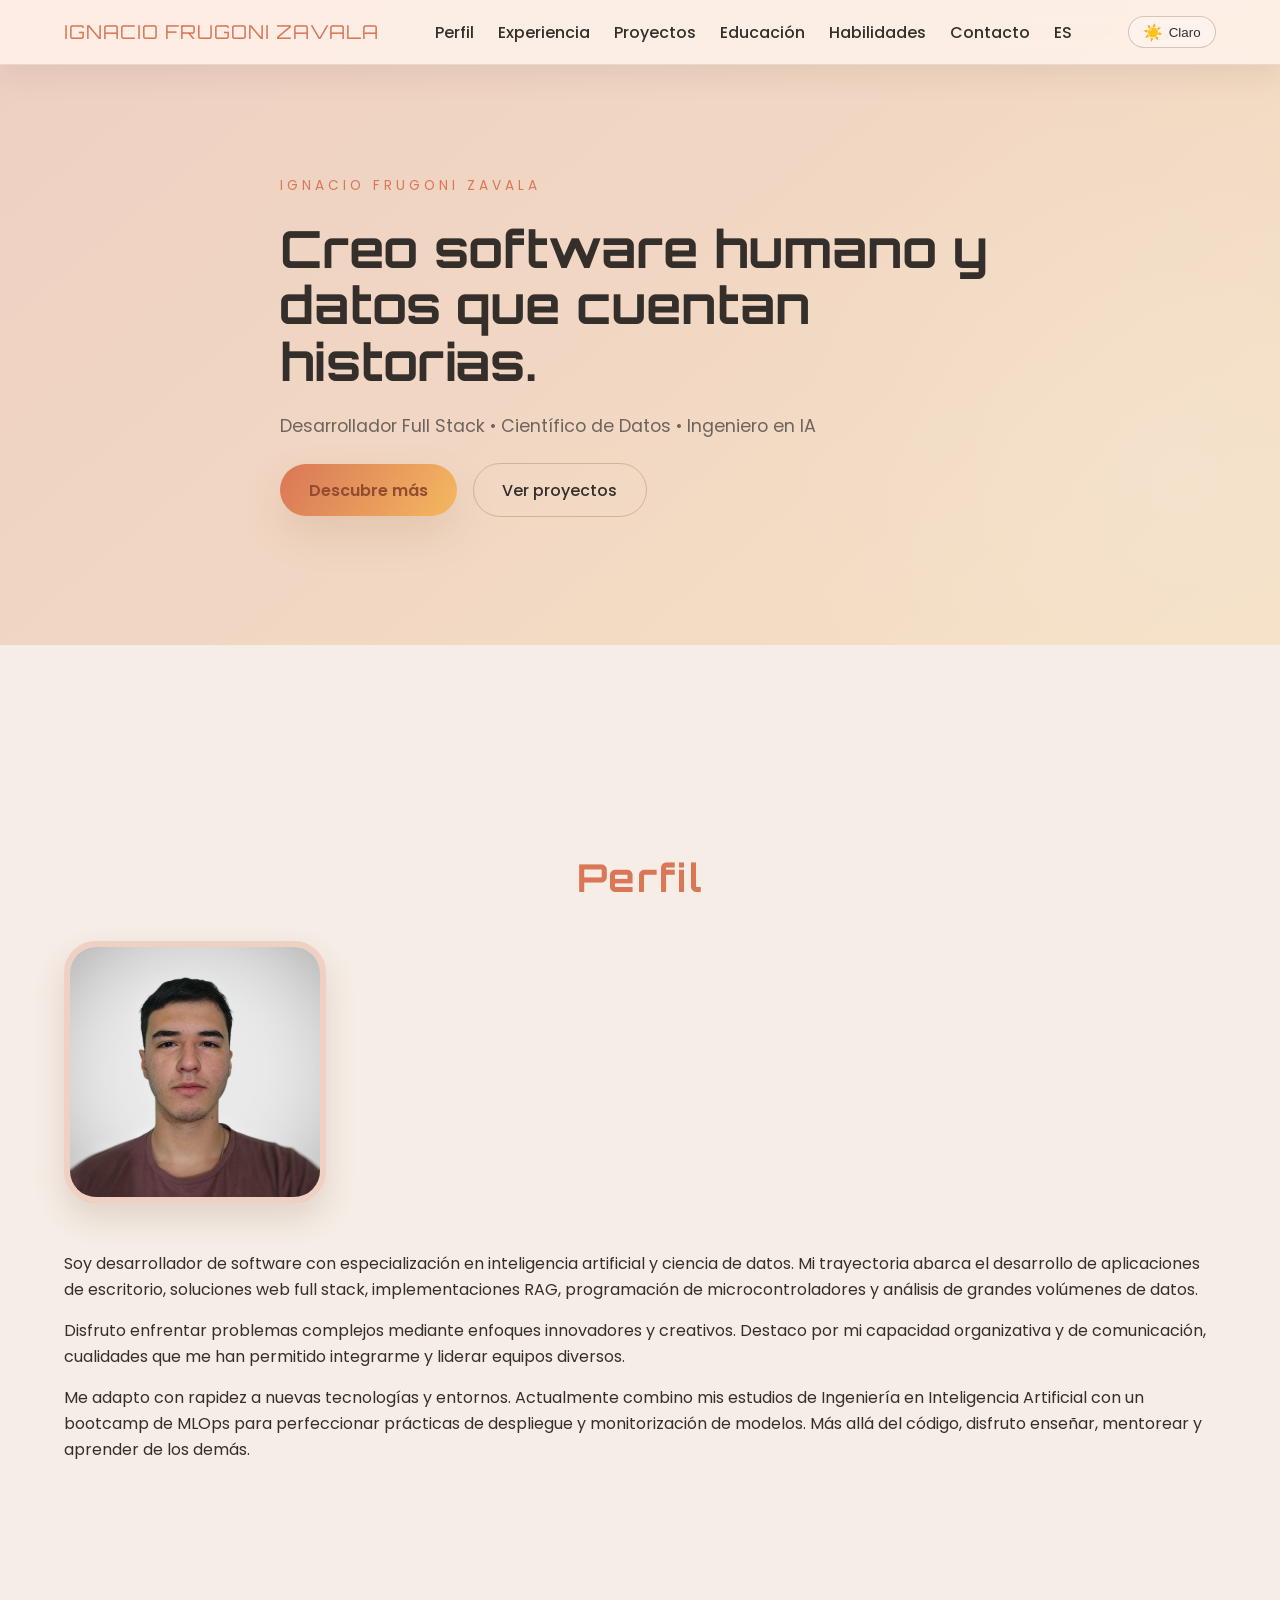
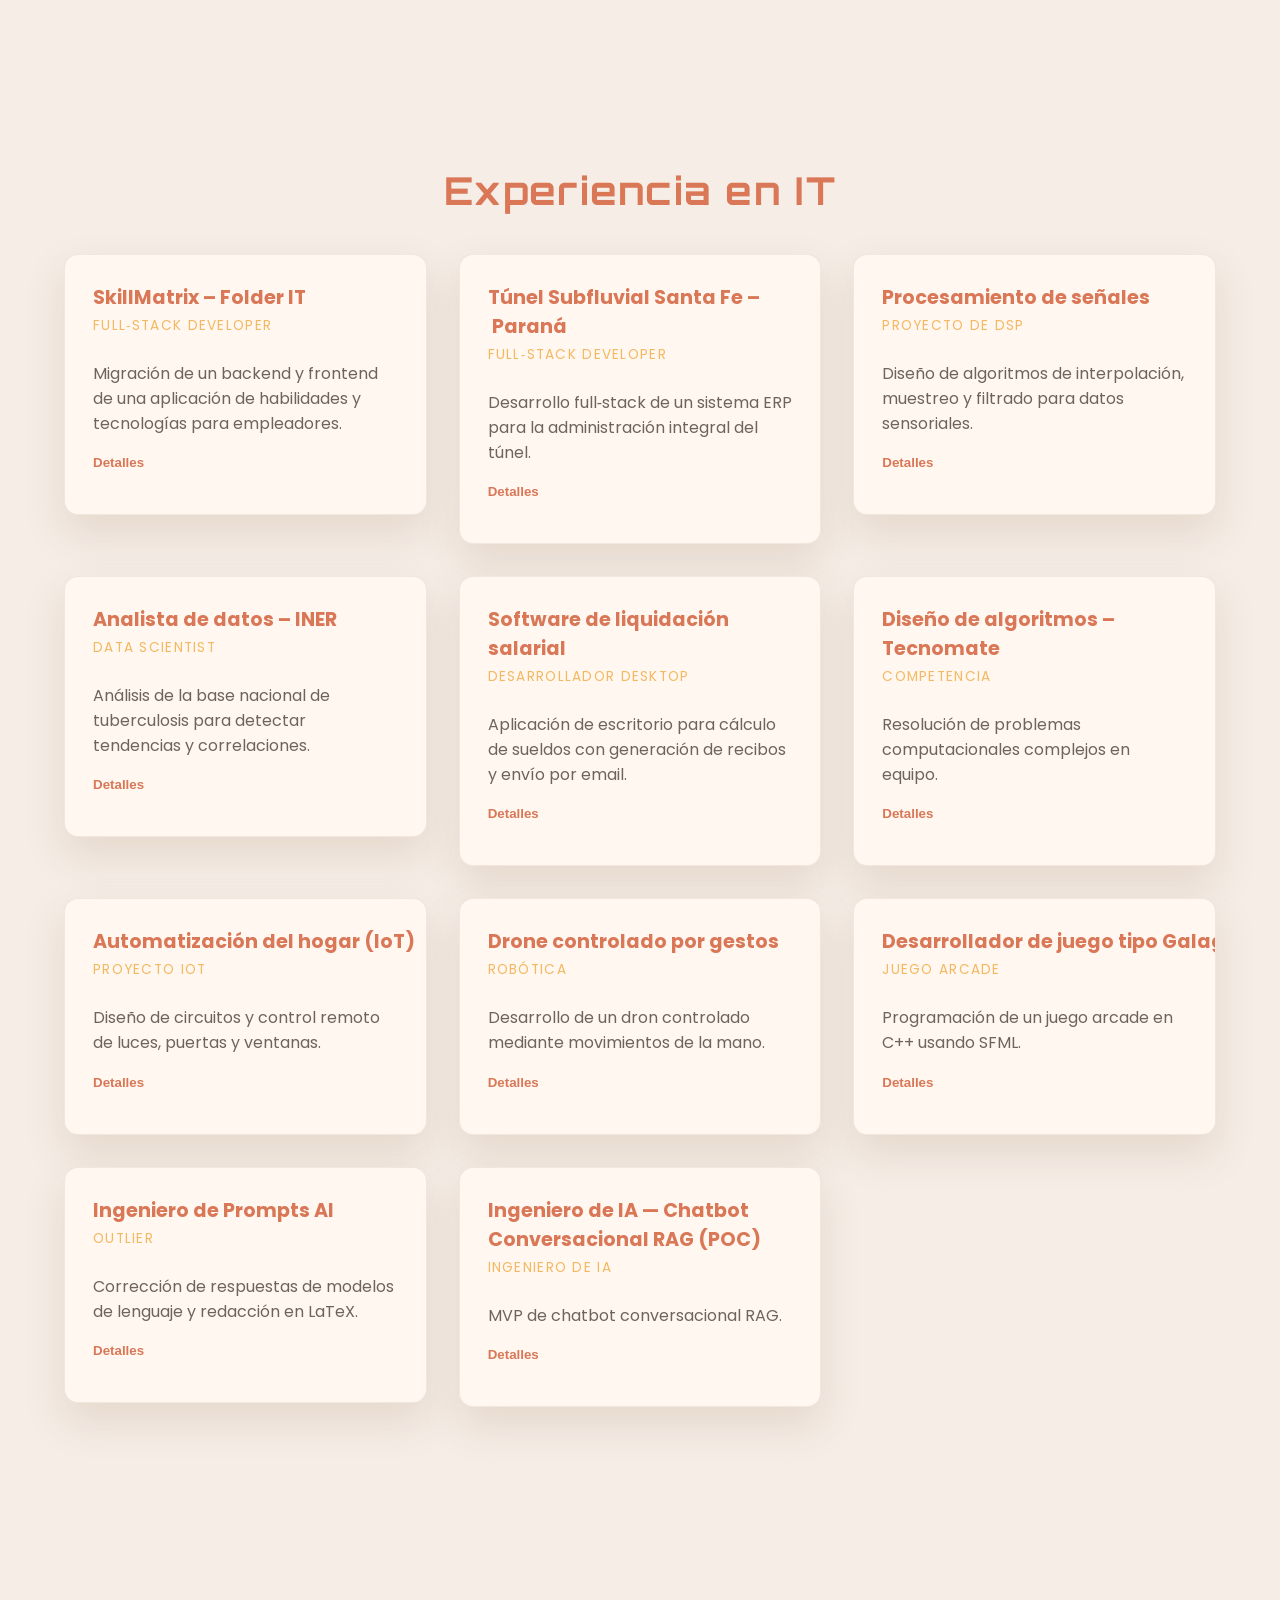
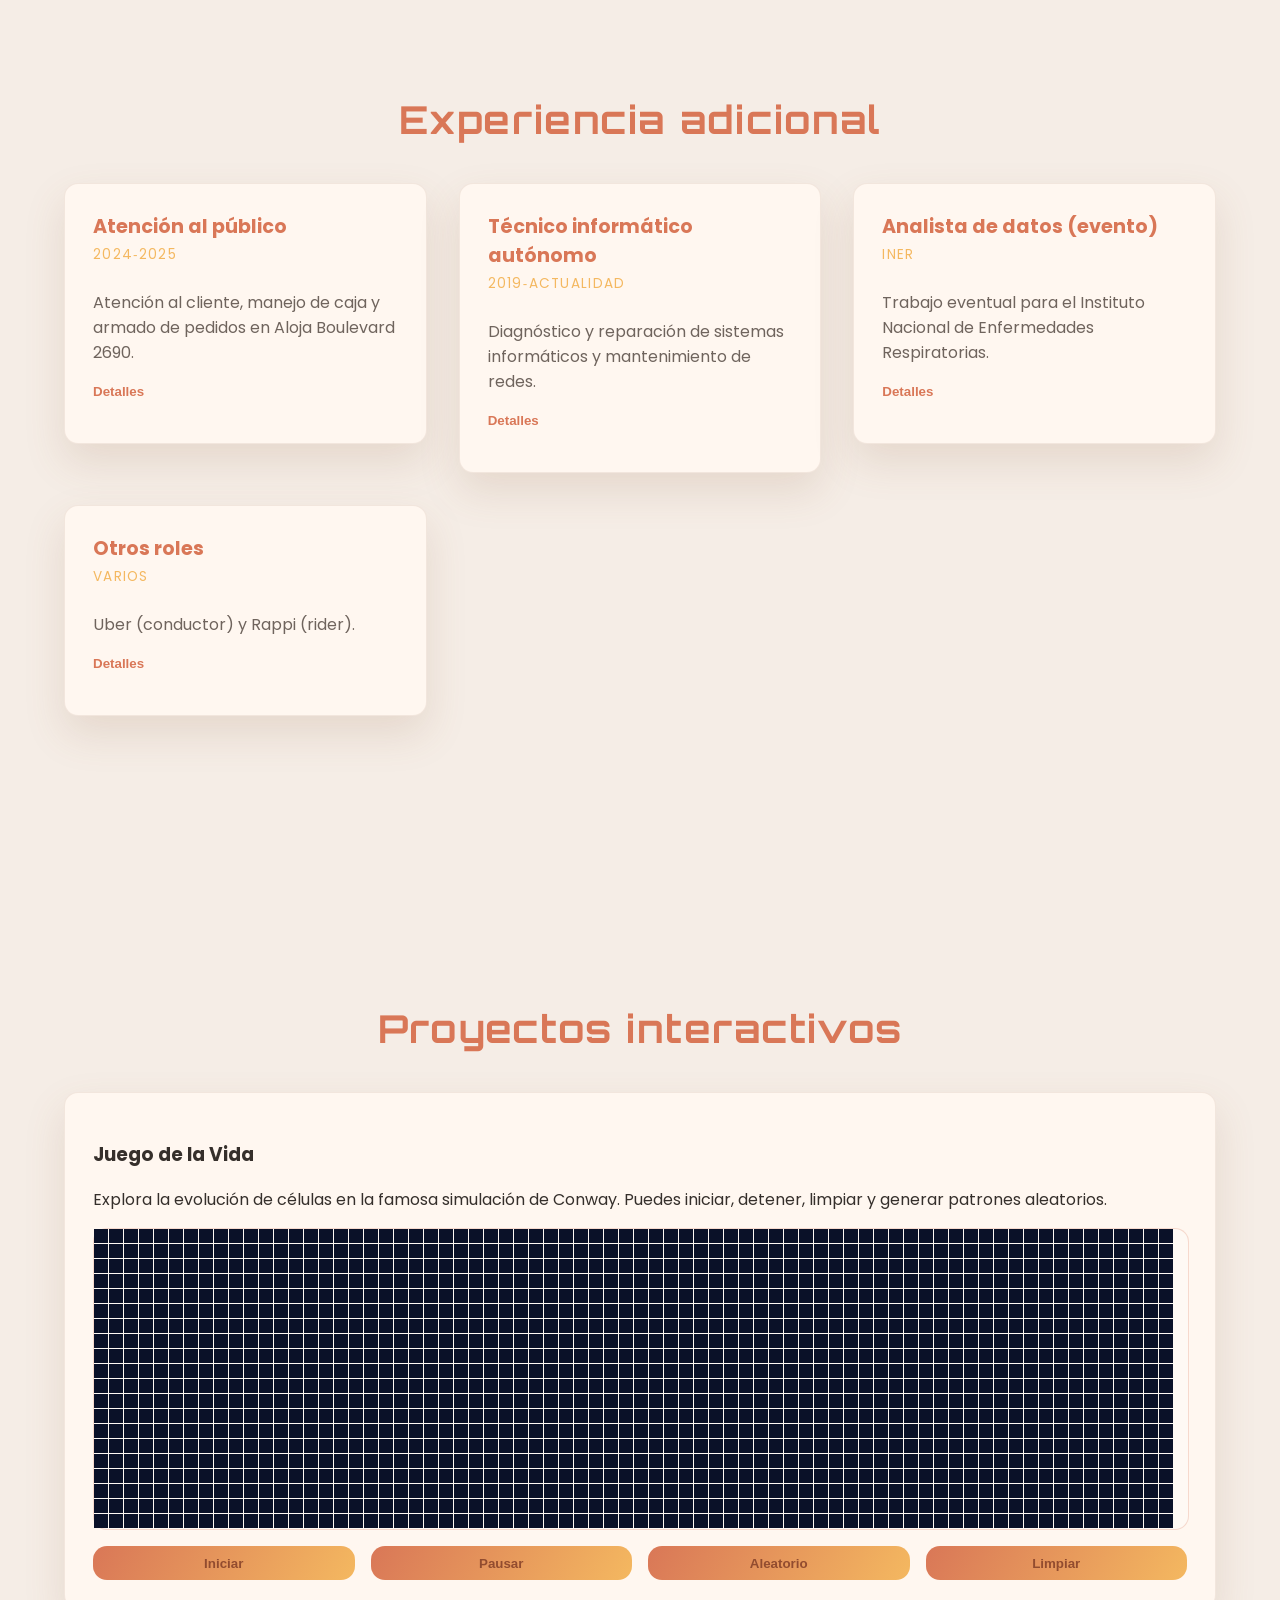
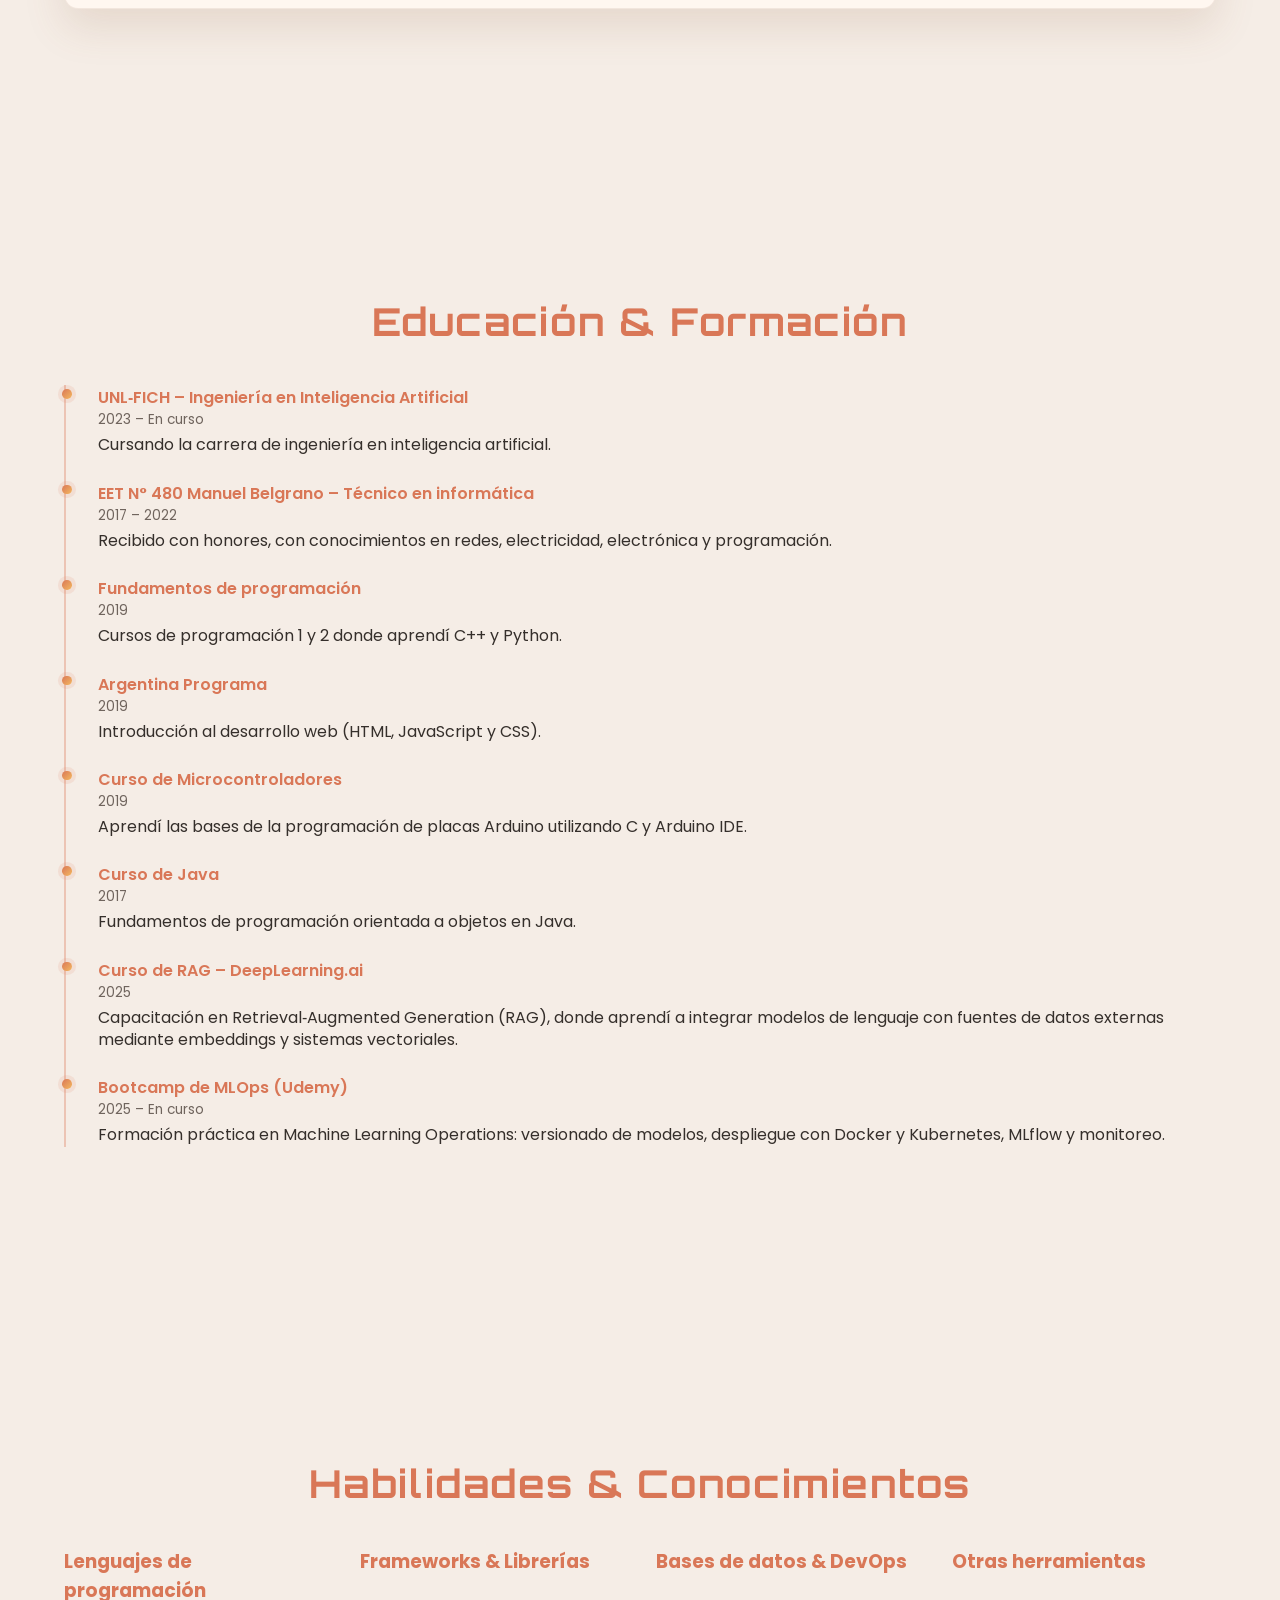
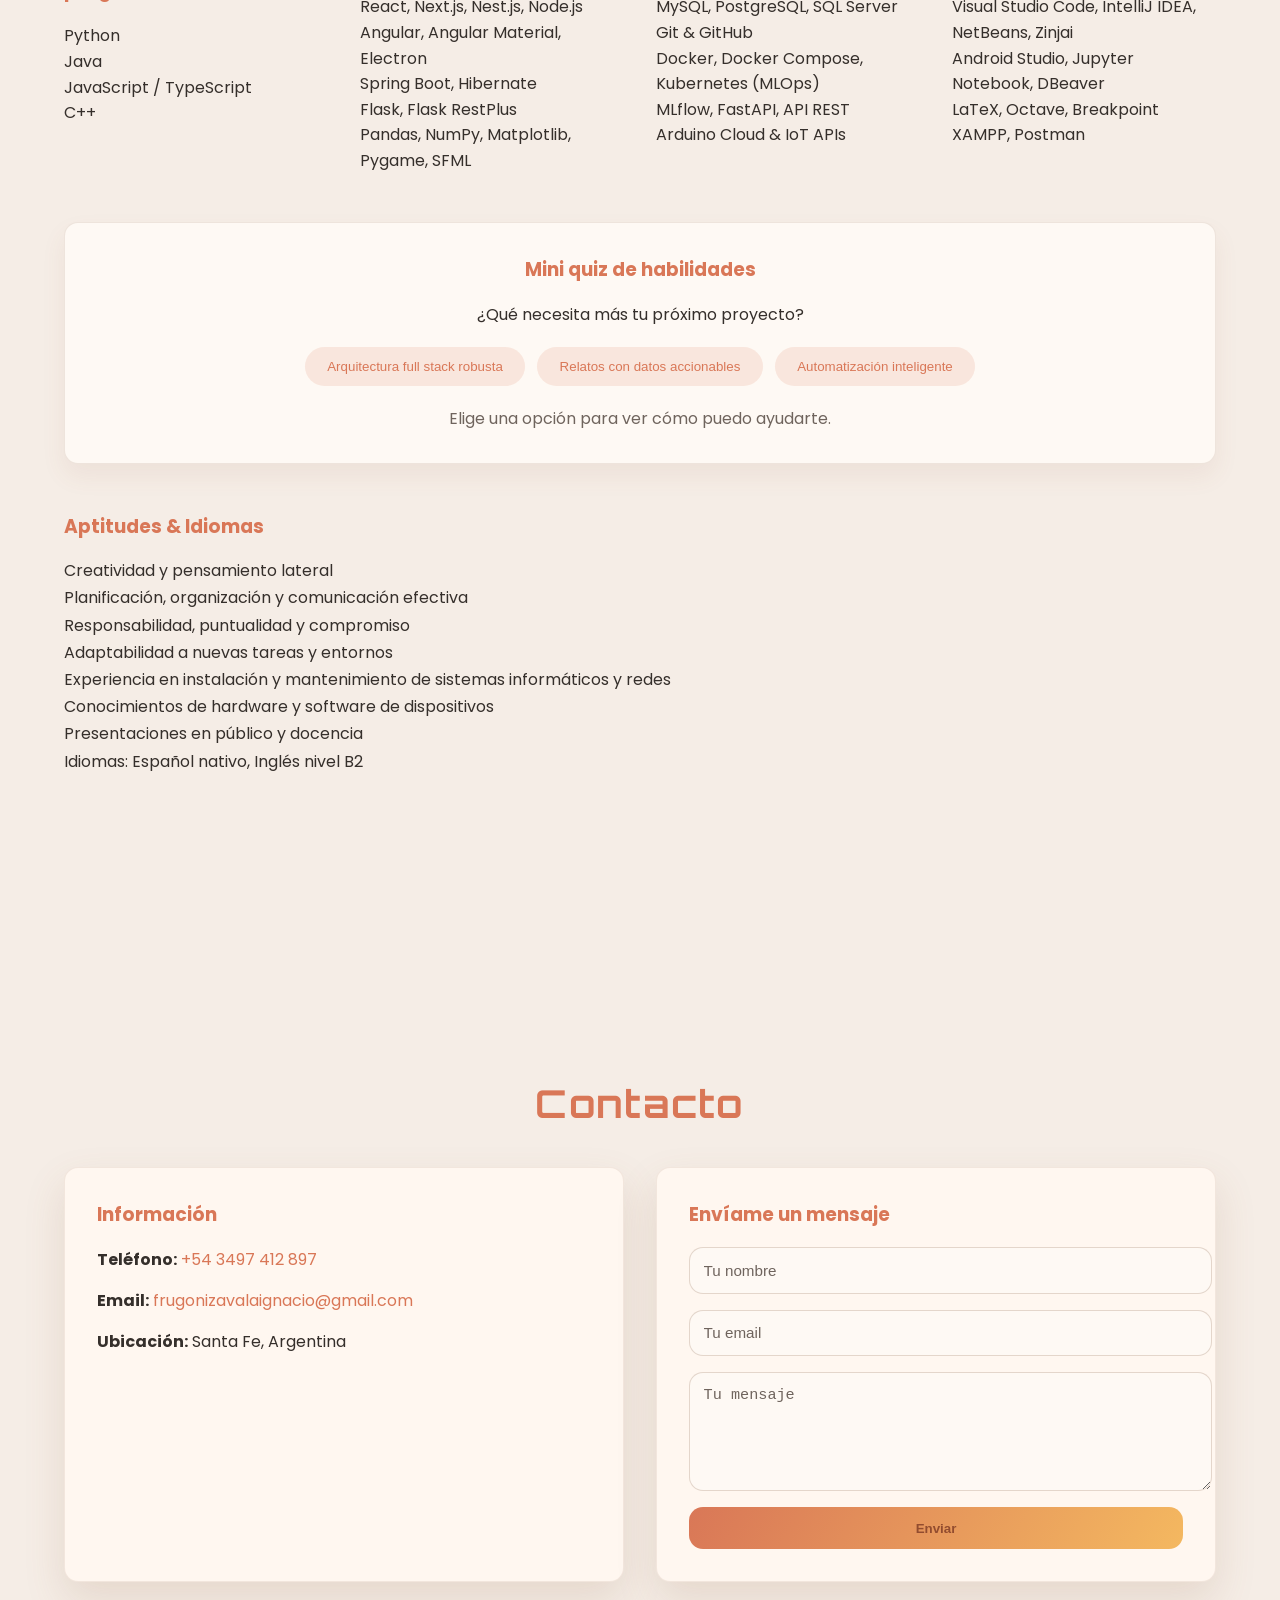
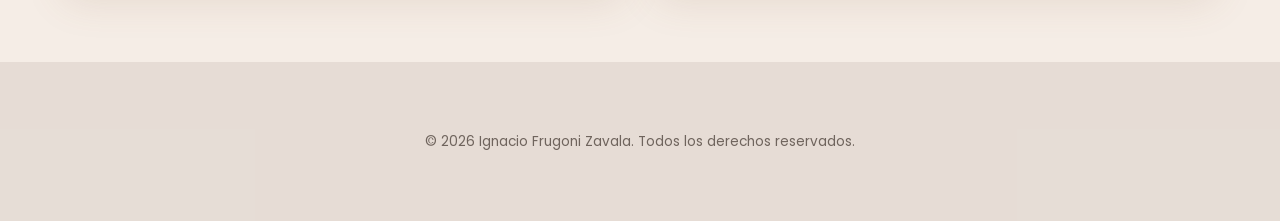
<file: index_es.html>
<!DOCTYPE html>
<html lang="es">
<head>
  <meta charset="UTF-8">
  <meta name="viewport" content="width=device-width, initial-scale=1.0">
  <title>Ignacio Frugoni Zavala – Portfolio</title>
  <!-- Google fonts for a modern, tech‑inspired look -->
  <link href="https://fonts.googleapis.com/css2?family=Orbitron:wght@400;700&family=Poppins:wght@300;400;500;600;700&display=swap" rel="stylesheet">
  <!-- Base stylesheet -->
  <link rel="stylesheet" href="styles.css">
</head>
<body>
  <!-- Navigation bar -->
  <nav class="navbar">
    <div class="container nav-wrapper">
      <div class="logo">Ignacio&nbsp;Frugoni&nbsp;Zavala</div>
      <ul class="nav-links">
        <li><a href="#about">Perfil</a></li>
        <li><a href="#experience">Experiencia</a></li>
        <li><a href="#projects">Proyectos</a></li>
        <li><a href="#education">Educación</a></li>
        <li><a href="#skills">Habilidades</a></li>
        <li><a href="#contact">Contacto</a></li>
        <li class="lang-switch"><a href="index.html" title="View in English">ES</a></li>
      </ul>
      <button class="theme-toggle" id="themeToggle" type="button" aria-label="Cambiar entre modo claro y oscuro">
        <span class="theme-icon" aria-hidden="true">☀️</span>
        <span class="theme-label">Claro</span>
      </button>
    </div>
  </nav>

  <!-- Hero section -->
  <header class="hero">
    <div class="hero-content container">
      <p class="hero-eyebrow">IGNACIO FRUGONI ZAVALA</p>
      <h1 class="hero-title">Creo software humano y datos que cuentan historias.</h1>
      <p class="hero-lead">Desarrollador Full Stack • Científico de Datos • Ingeniero en IA</p>
      <div class="hero-actions">
        <a href="#about" class="cta-button">Descubre más</a>
        <a href="#projects" class="cta-secondary">Ver proyectos</a>
      </div>
    </div>
  </header>

  <main>
    <!-- About section -->
    <section id="about" class="section about">
      <div class="container">
        <h2>Perfil</h2>
        <div class="about-grid">
          <div class="about-photo">
            <img src="assets/yo.jpg" alt="Foto de Ignacio Frugoni Zavala">
          </div>
          <div class="about-info">
            <p>
              Soy desarrollador de software con especialización en inteligencia artificial y ciencia de datos. Mi trayectoria abarca el desarrollo de aplicaciones de escritorio, soluciones web full stack, implementaciones RAG, programación de microcontroladores y análisis de grandes volúmenes de datos.
            </p>
            <p>
              Disfruto enfrentar problemas complejos mediante enfoques innovadores y creativos. Destaco por mi capacidad organizativa y de comunicación, cualidades que me han permitido integrarme y liderar equipos diversos.
            </p>
            <p>
              Me adapto con rapidez a nuevas tecnologías y entornos. Actualmente combino mis estudios de Ingeniería en Inteligencia Artificial con un bootcamp de MLOps para perfeccionar prácticas de despliegue y monitorización de modelos. Más allá del código, disfruto enseñar, mentorear y aprender de los demás.
            </p>
          </div>
        </div>
      </div>
    </section>

    <!-- Experience section -->
    <section id="experience" class="section experience">
      <div class="container">
        <h2>Experiencia en IT</h2>
        <div class="card-grid">
          <!-- SkillMatrix -->
          <div class="exp-card" title="React, Node.js, TypeScript, Nest.js, Next.js, SQL">
            <div class="card-header">
              <h3>SkillMatrix – Folder&nbsp;IT</h3>
              <span class="tag">Full‑Stack Developer</span>
            </div>
            <p class="card-summary">Migración de un backend y frontend de una aplicación de habilidades y tecnologías para empleadores【747284766966841†screenshot】.</p>
            <button class="toggle-btn" data-show-text="Detalles" data-hide-text="Ocultar">Detalles</button>
            <div class="card-details">
              <p><strong>Descripción:</strong> SkillMatrix es un API REST Full que permite a empresas conocer las tecnologías y habilidades de sus colaboradores y postulantes. Como desarrollador participé en la migración del backend a una nueva arquitectura, actualizando la base de datos y adaptando el frontend【747284766966841†screenshot】.</p>
              <p><strong>Tecnologías:</strong> React, Node.js, TypeScript, Nest.js, Next.js, Postgres, MySQL, Postman【747284766966841†screenshot】.</p>
              <p><strong>Equipo:</strong> 1&nbsp;Project Manager, 3&nbsp;desarrolladores y 1&nbsp;QA Engineer【747284766966841†screenshot】.</p>
            </div>
          </div>
          <!-- Túnel Subfluvial -->
          <div class="exp-card" title="Java, Spring Boot, Angular, Electron, SQL Server">
            <div class="card-header">
              <h3>Túnel&nbsp;Subfluvial&nbsp;Santa&nbsp;Fe&nbsp;–&nbsp;Paraná</h3>
              <span class="tag">Full‑Stack Developer</span>
            </div>
            <p class="card-summary">Desarrollo full‑stack de un sistema ERP para la administración integral del túnel【103249059437549†screenshot】.</p>
            <button class="toggle-btn" data-show-text="Detalles" data-hide-text="Ocultar">Detalles</button>
            <div class="card-details">
              <p><strong>Descripción:</strong> Participé en el desarrollo de un ERP que abarca gestión presupuestaria, inventarios, contabilidad y gestión de personal, incluyendo vacaciones y viajes【103249059437549†screenshot】. Realicé el análisis de requisitos, entrevistas con usuarios, diseño de casos de uso, estructura de datos y codificación del backend y frontend.</p>
              <p><strong>Tecnologías:</strong> Java (Spring, Spring Boot, Hibernate), Angular, Angular Material, Electron, Python (Flask), API&nbsp;Rest, SQL&nbsp;Server【103249059437549†screenshot】.</p>
              <p><strong>Equipo:</strong> Project Manager, 2&nbsp;líderes técnicos, 4&nbsp;desarrolladores full stack, 3&nbsp;frontend, 3&nbsp;backend y 2&nbsp;QA Engineers【103249059437549†screenshot】.</p>
            </div>
          </div>
          <!-- Señales digitales -->
          <div class="exp-card" title="Python, DSP, NumPy">
            <div class="card-header">
              <h3>Procesamiento de señales</h3>
              <span class="tag">Proyecto de DSP</span>
            </div>
            <p class="card-summary">Diseño de algoritmos de interpolación, muestreo y filtrado para datos sensoriales【103249059437549†screenshot】.</p>
            <button class="toggle-btn" data-show-text="Detalles" data-hide-text="Ocultar">Detalles</button>
            <div class="card-details">
              <p><strong>Descripción:</strong> Desarrollé algoritmos en Python para procesar señales (sonido, luz, vibración) incluyendo interpolación, muestreo, filtrado y optimización del código utilizando NumPy【103249059437549†screenshot】.</p>
              <p><strong>Tecnologías:</strong> Python, Matemática, Física.</p>
              <p><strong>Equipo:</strong> Product Owner y tres desarrolladores【103249059437549†screenshot】.</p>
            </div>
          </div>
          <!-- INER Data Scientist -->
          <div class="exp-card" title="Python, Pandas, NumPy, Matplotlib">
            <div class="card-header">
              <h3>Analista&nbsp;de&nbsp;datos – INER</h3>
              <span class="tag">Data&nbsp;Scientist</span>
            </div>
            <p class="card-summary">Análisis de la base nacional de tuberculosis para detectar tendencias y correlaciones【103249059437549†screenshot】.</p>
            <button class="toggle-btn" data-show-text="Detalles" data-hide-text="Ocultar">Detalles</button>
            <div class="card-details">
              <p><strong>Descripción:</strong> Trabajé con la base de tuberculosis reportada en Argentina (1995‑2023) para normalizar datos, convertir hojas de cálculo en DataFrames, aplicar métodos estadísticos, calcular índices y generar gráficos con Matplotlib【103249059437549†screenshot】.</p>
              <p><strong>Tecnologías:</strong> Python, Pandas, NumPy, Matplotlib【103249059437549†screenshot】.</p>
              <p><strong>Equipo:</strong> Director y tres desarrolladores【103249059437549†screenshot】.</p>
            </div>
          </div>
          <!-- Software de liquidación -->
          <div class="exp-card" title="Java, MySQL, PDF">
            <div class="card-header">
              <h3>Software de liquidación salarial</h3>
              <span class="tag">Desarrollador Desktop</span>
            </div>
            <p class="card-summary">Aplicación de escritorio para cálculo de sueldos con generación de recibos y envío por email【326214156368514†screenshot】.</p>
            <button class="toggle-btn" data-show-text="Detalles" data-hide-text="Ocultar">Detalles</button>
            <div class="card-details">
              <p><strong>Descripción:</strong> Diseñé y desarrollé un software que calcula salarios a partir de las horas trabajadas y variables como antigüedad y puntualidad. El sistema incluye un módulo de login, conexión a base de datos y generación de PDF con el recibo para enviar por email【326214156368514†screenshot】.</p>
              <p><strong>Tecnologías:</strong> Java, MySQL, XAMPP【326214156368514†screenshot】.</p>
              <p><strong>Equipo:</strong> Project Manager, un desarrollador frontend, un backend y un QA Engineer【326214156368514†screenshot】.</p>
            </div>
          </div>
          <!-- Tecnomate Algorithm design -->
          <div class="exp-card" title="Python, Java, C++">
            <div class="card-header">
              <h3>Diseño de algoritmos – Tecnomate</h3>
              <span class="tag">Competencia</span>
            </div>
            <p class="card-summary">Resolución de problemas computacionales complejos en equipo【326214156368514†screenshot】.</p>
            <button class="toggle-btn" data-show-text="Detalles" data-hide-text="Ocultar">Detalles</button>
            <div class="card-details">
              <p><strong>Descripción:</strong> Participé en un proyecto de diseño avanzado de algoritmos resolviendo problemas técnicos bajo restricciones de tiempo y memoria【326214156368514†screenshot】. Se enfatizó el análisis crítico, la optimización y la colaboración en equipo.</p>
              <p><strong>Tecnologías:</strong> Python, Java, C++【326214156368514†screenshot】.</p>
              <p><strong>Equipo:</strong> Dos desarrolladores y un QA Engineer【326214156368514†screenshot】.</p>
            </div>
          </div>
          <!-- IoT Home automation -->
          <div class="exp-card" title="Arduino, IoT, ESP32">
            <div class="card-header">
              <h3>Automatización&nbsp;del&nbsp;hogar&nbsp;(IoT)</h3>
              <span class="tag">Proyecto&nbsp;IoT</span>
            </div>
            <p class="card-summary">Diseño de circuitos y control remoto de luces, puertas y ventanas【326214156368514†screenshot】.</p>
            <button class="toggle-btn" data-show-text="Detalles" data-hide-text="Ocultar">Detalles</button>
            <div class="card-details">
              <p><strong>Descripción:</strong> Automatizamos la iluminación y el control de puertas y ventanas mediante un smartphone, diseñando el circuito eléctrico, programando el microcontrolador e integrando con Arduino IoT Cloud【326214156368514†screenshot】.</p>
              <p><strong>Tecnologías:</strong> Arduino&nbsp;IDE, Arduino&nbsp;Cloud, Arduino IoT&nbsp;API【326214156368514†screenshot】.</p>
              <p><strong>Equipo:</strong> Desarrollador de software, ingeniero electrónico y QA Engineer【326214156368514†screenshot】.</p>
            </div>
          </div>
          <!-- Drone control -->
          <div class="exp-card" title="Arduino, Sensors, ESP32">
            <div class="card-header">
              <h3>Drone controlado por gestos</h3>
              <span class="tag">Robótica</span>
            </div>
            <p class="card-summary">Desarrollo de un dron controlado mediante movimientos de la mano【326214156368514†screenshot】.</p>
            <button class="toggle-btn" data-show-text="Detalles" data-hide-text="Ocultar">Detalles</button>
            <div class="card-details">
              <p><strong>Descripción:</strong> Concebí y construí un dron operado mediante gestos usando sensores MEMs (MPU‑6050) y un microcontrolador ESP32【326214156368514†screenshot】. Diseñé el circuito, los algoritmos de procesamiento de datos y realicé pruebas y ajustes.</p>
              <p><strong>Tecnologías:</strong> Arduino&nbsp;IDE, electrónica, matemática y física【326214156368514†screenshot】.</p>
              <p><strong>Equipo:</strong> Desarrollador de software y ingeniero electrónico【326214156368514†screenshot】.</p>
            </div>
          </div>
          <!-- Galaga game -->
          <div class="exp-card" title="C++, SFML, Game Development">
            <div class="card-header">
              <h3>Desarrollador&nbsp;de&nbsp;juego&nbsp;tipo&nbsp;Galaga</h3>
              <span class="tag">Juego&nbsp;Arcade</span>
            </div>
            <p class="card-summary">Programación de un juego arcade en C++ usando SFML【518303591537756†screenshot】.</p>
            <button class="toggle-btn" data-show-text="Detalles" data-hide-text="Ocultar">Detalles</button>
            <div class="card-details">
              <p><strong>Descripción:</strong> Implementé todas las mecánicas del juego (movimiento del jugador, oleadas de enemigos, disparos y colisiones) y la integración de sonido y animaciones【518303591537756†screenshot】. Apliqué principios de programación orientada a objetos y colaboré en pruebas de rendimiento.</p>
              <p><strong>Tecnologías:</strong> C++, SFML, Zinjai【518303591537756†screenshot】.</p>
              <p><strong>Equipo:</strong> Tres desarrolladores (interfaz, mecánicas de juego) y un QA Engineer【518303591537756†screenshot】.</p>
            </div>
          </div>
          <!-- AI & Prompt Engineer -->
          <div class="exp-card" title="AI, Prompt Engineering, LaTeX">
            <div class="card-header">
              <h3>Ingeniero&nbsp;de&nbsp;Prompts&nbsp;AI</h3>
              <span class="tag">Outlier</span>
            </div>
            <p class="card-summary">Corrección de respuestas de modelos de lenguaje y redacción en LaTeX【518303591537756†screenshot】.</p>
            <button class="toggle-btn" data-show-text="Detalles" data-hide-text="Ocultar">Detalles</button>
            <div class="card-details">
              <p><strong>Descripción:</strong> Verifiqué y corregí respuestas generadas por modelos de lenguaje, resolviendo ejercicios de matemáticas y física según las necesidades y reescribiéndolos en LaTeX【518303591537756†screenshot】.</p>
              <p><strong>Tecnologías:</strong> Python, LaTeX, Matemática【518303591537756†screenshot】.</p>
              <p><strong>Equipo:</strong> Lector de prompts, solucionador de prompts y redactor en LaTeX【518303591537756†screenshot】.</p>
            </div>
          </div>
          <!-- Chatbot Conversacional RAG -->
<div class="exp-card" title="Java, Spring Boot, Angular, Electron, SQL Server">
  <div class="card-header">
    <h3>Ingeniero de IA — Chatbot Conversacional RAG (POC)</h3>
    <span class="tag">Ingeniero de IA</span>
  </div>
  <p class="card-summary">MVP de chatbot conversacional RAG.</p>
  <button class="toggle-btn">Detalles</button>
  <div class="card-details">
    <p><strong>Descripción:</strong> MVP de chatbot conversacional RAG que permite a los equipos Administrativos consultar procedimientos, normativas y políticas institucionales en lenguaje natural. Las respuestas están fundamentadas en la documentación de la organización—un gran corpus de archivos Word y PDF—con citas a nivel de página. Entregado de manera iterativa en fases para mejorar precisión, exhaustividad, fundamentación y auditabilidad.</p>
    <p><strong>Tecnologías:</strong> Python, FastAPI, Pydantic (esquema/validación JSON), pytest (golden tests), LLMs: OpenAI API, Gemini API, Orquestación: LangChain (Tools, Memory, Function Calling, TextSplitters), Búsqueda y Recuperación: PostgreSQL con pgvector (semántica), Whoosh/Elasticsearch (BM25 léxica, híbrida), Re-ranking: SentenceTransformers cross-encoder, Optimización de Contexto: MMR/deduplicación, NLP/Metadatos: spaCy, extractores regex, Pipelines e Ingesta: Apache Airflow (DAGs parametrizados, retries/backfill, SLAs), Procesamiento de Documentos: parsing PDF/DOCX, OCR (ej. Tesseract) para PDFs escaneados, Evaluación: Ragas, DevOps: Docker, Git.</p>
    <p><strong>Equipo:</strong> 1 Product Owner, 1 Tech Lead, 2 Ingenieros de Software, 1 Ingeniero de QA.</p>
  </div>
</div>
        </div>
      </div>
    </section>

    <!-- Additional experience section -->
    <section id="additional" class="section additional">
      <div class="container">
        <h2>Experiencia adicional</h2>
        <div class="card-grid">
          <!-- Atención al público -->
          <div class="exp-card">
            <div class="card-header">
              <h3>Atención al público</h3>
              <span class="tag">2024‑2025</span>
            </div>
            <p class="card-summary">Atención al cliente, manejo de caja y armado de pedidos en Aloja Boulevard 2690【410994484317424†screenshot】.</p>
            <button class="toggle-btn" data-show-text="Detalles" data-hide-text="Ocultar">Detalles</button>
            <div class="card-details">
              <p>Realicé tareas de atención a clientes, preparación de pedidos y reposición de góndolas【410994484317424†screenshot】. Esta experiencia me permitió fortalecer mis habilidades de servicio y comunicación.</p>
            </div>
          </div>
          <!-- Técnico informático autónomo -->
          <div class="exp-card">
            <div class="card-header">
              <h3>Técnico informático autónomo</h3>
              <span class="tag">2019‑actualidad</span>
            </div>
            <p class="card-summary">Diagnóstico y reparación de sistemas informáticos y mantenimiento de redes【410994484317424†screenshot】.</p>
            <button class="toggle-btn" data-show-text="Detalles" data-hide-text="Ocultar">Detalles</button>
            <div class="card-details">
              <p>Desde 2019 brindo servicios de reparación de PCs y dispositivos, instalación de programas y sistemas operativos e implementación de redes【410994484317424†screenshot】. También dicto clases particulares de Matemática, Física y Programación.</p>
            </div>
          </div>
          <!-- Analista de datos INER -->
          <div class="exp-card">
            <div class="card-header">
              <h3>Analista de datos (evento)</h3>
              <span class="tag">INER</span>
            </div>
            <p class="card-summary">Trabajo eventual para el Instituto Nacional de Enfermedades Respiratorias【410994484317424†screenshot】.</p>
<button class="toggle-btn" data-show-text="Detalles" data-hide-text="Ocultar">Detalles</button>
            <div class="card-details">
              <p>Colaboré con el INER como analista de datos, aplicando mis habilidades de ciencia de datos y estadística.</p>
            </div>
          </div>
          <!-- Otros trabajos -->
          <div class="exp-card">
            <div class="card-header">
              <h3>Otros roles</h3>
              <span class="tag">Varios</span>
            </div>
            <p class="card-summary">Uber (conductor) y Rappi (rider)【410994484317424†screenshot】.</p>
            <button class="toggle-btn" data-show-text="Detalles" data-hide-text="Ocultar">Detalles</button>
            <div class="card-details">
              <p>He trabajado como conductor de Uber y repartidor de Rappi, lo que me enseñó a gestionar mi tiempo y a interactuar con una gran variedad de personas.</p>
            </div>
          </div>
        </div>
      </div>
    </section>

    <!-- Projects section with interactive demos -->
    <section id="projects" class="section projects">
      <div class="container">
        <h2>Proyectos interactivos</h2>
        <div class="project-grid">
          <!-- Game of Life -->
          <div class="project-card">
            <h3>Juego de la Vida</h3>
            <p>Explora la evolución de células en la famosa simulación de Conway. Puedes iniciar, detener, limpiar y generar patrones aleatorios.</p>
            <div id="gameOfLife" class="gol-container"></div>
            <div class="gol-controls">
              <button id="startBtn">Iniciar</button>
              <button id="pauseBtn">Pausar</button>
              <button id="randomBtn">Aleatorio</button>
              <button id="clearBtn">Limpiar</button>
            </div>
          </div>
        </div>
      </div>
    </section>

    <!-- Education section -->
    <section id="education" class="section education">
      <div class="container">
        <h2>Educación &amp; Formación</h2>
        <ul class="timeline">
          <li>
            <div class="timeline-title">UNL‑FICH – Ingeniería en Inteligencia Artificial</div>
            <div class="timeline-date">2023 – En curso</div>
            <div class="timeline-content">Cursando la carrera de ingeniería en inteligencia artificial【189923868103679†screenshot】.</div>
          </li>
          <li>
            <div class="timeline-title">EET&nbsp;N°&nbsp;480 Manuel Belgrano – Técnico en informática</div>
            <div class="timeline-date">2017 – 2022</div>
            <div class="timeline-content">Recibido con honores, con conocimientos en redes, electricidad, electrónica y programación【93843279220151†screenshot】.</div>
          </li>
          <li>
            <div class="timeline-title">Fundamentos de programación</div>
            <div class="timeline-date">2019</div>
            <div class="timeline-content">Cursos de programación 1 y 2 donde aprendí C++ y Python【189923868103679†screenshot】.</div>
          </li>
          <li>
            <div class="timeline-title">Argentina Programa</div>
            <div class="timeline-date">2019</div>
            <div class="timeline-content">Introducción al desarrollo web (HTML, JavaScript y CSS)【189923868103679†screenshot】.</div>
          </li>
          <li>
            <div class="timeline-title">Curso de Microcontroladores</div>
            <div class="timeline-date">2019</div>
            <div class="timeline-content">Aprendí las bases de la programación de placas Arduino utilizando C y Arduino IDE【189923868103679†screenshot】.</div>
          </li>
          <li>
            <div class="timeline-title">Curso de Java</div>
            <div class="timeline-date">2017</div>
            <div class="timeline-content">Fundamentos de programación orientada a objetos en Java【189923868103679†screenshot】.</div>
          </li>
          <li>
            <div class="timeline-title">Curso de RAG – DeepLearning.ai</div>
            <div class="timeline-date">2025</div>
            <div class="timeline-content">Capacitación en Retrieval‑Augmented Generation (RAG), donde aprendí a integrar modelos de lenguaje con fuentes de datos externas mediante embeddings y sistemas vectoriales.</div>
          </li>
          <li>
            <div class="timeline-title">Bootcamp de MLOps (Udemy)</div>
            <div class="timeline-date">2025 – En curso</div>
            <div class="timeline-content">Formación práctica en Machine Learning Operations: versionado de modelos, despliegue con Docker y Kubernetes, MLflow y monitoreo.</div>
          </li>
        </ul>
      </div>
    </section>

    <!-- Skills section -->
    <section id="skills" class="section skills">
      <div class="container">
        <h2>Habilidades &amp; Conocimientos</h2>
        <div class="skills-grid">
          <div class="skill-column">
            <h3>Lenguajes de programación</h3>
            <ul>
              <li>Python</li>
              <li>Java</li>
              <li>JavaScript / TypeScript</li>
              <li>C++</li>
            </ul>
          </div>
          <div class="skill-column">
            <h3>Frameworks &amp; Librerías</h3>
            <ul>
              <li>React, Next.js, Nest.js, Node.js</li>
              <li>Angular, Angular&nbsp;Material, Electron</li>
              <li>Spring Boot, Hibernate</li>
              <li>Flask, Flask&nbsp;RestPlus</li>
              <li>Pandas, NumPy, Matplotlib, Pygame, SFML</li>
            </ul>
          </div>
          <div class="skill-column">
            <h3>Bases de datos &amp; DevOps</h3>
            <ul>
              <li>MySQL, PostgreSQL, SQL&nbsp;Server</li>
              <li>Git &amp; GitHub</li>
              <li>Docker, Docker&nbsp;Compose, Kubernetes (MLOps)</li>
              <li>MLflow, FastAPI, API&nbsp;REST</li>
              <li>Arduino Cloud &amp; IoT APIs</li>
            </ul>
          </div>
          <div class="skill-column">
            <h3>Otras herramientas</h3>
            <ul>
              <li>Visual Studio Code, IntelliJ IDEA, NetBeans, Zinjai</li>
              <li>Android Studio, Jupyter Notebook, DBeaver</li>
              <li>LaTeX, Octave, Breakpoint</li>
              <li>XAMPP, Postman</li>
            </ul>
          </div>
        </div>
        <div class="skill-quiz" aria-live="polite">
          <h3>Mini quiz de habilidades</h3>
          <p>¿Qué necesita más tu próximo proyecto?</p>
          <div class="quiz-options">
            <button type="button" class="quiz-chip" data-answer="Arquitecturas full stack" data-message="Puedo guiar el recorrido de la idea a producción con arquitectura limpia, CI/CD y despliegues resilientes.">Arquitectura full stack robusta</button>
            <button type="button" class="quiz-chip" data-answer="Historias con datos" data-message="Convertimos datos desordenados en tableros y relatos que impulsan decisiones.">Relatos con datos accionables</button>
            <button type="button" class="quiz-chip" data-answer="Automatización inteligente" data-message="Prototipo agentes inteligentes y automatizaciones que ahorran horas de trabajo manual.">Automatización inteligente</button>
          </div>
          <p class="quiz-result" id="quizResult">Elige una opción para ver cómo puedo ayudarte.</p>
        </div>

        <div class="aptitudes">
          <h3>Aptitudes &amp; Idiomas</h3>
          <ul>
            <li>Creatividad y pensamiento lateral</li>
            <li>Planificación, organización y comunicación efectiva</li>
            <li>Responsabilidad, puntualidad y compromiso</li>
            <li>Adaptabilidad a nuevas tareas y entornos</li>
            <li>Experiencia en instalación y mantenimiento de sistemas informáticos y redes</li>
            <li>Conocimientos de hardware y software de dispositivos</li>
            <li>Presentaciones en público y docencia</li>
            <li>Idiomas: Español nativo, Inglés nivel B2</li>
          </ul>
        </div>
      </div>
    </section>

    <!-- Contact section -->
    <section id="contact" class="section contact">
      <div class="container">
        <h2>Contacto</h2>
        <div class="contact-wrapper">
          <div class="contact-info">
            <h3>Información</h3>
            <!-- Actualiza tu número de contacto aquí -->
            <p><strong>Teléfono:</strong> <a href="tel:+543497412897">+54 3497 412 897</a></p>
            <p><strong>Email:</strong> <a href="mailto:frugonizavalaignacio@gmail.com">frugonizavalaignacio@gmail.com</a></p>
            <p><strong>Ubicación:</strong> Santa Fe, Argentina</p>
          </div>
          <div class="contact-form">
            <h3>Envíame un mensaje</h3>
            <form id="contactForm">
              <input type="text" id="name" placeholder="Tu nombre" required>
              <input type="email" id="email" placeholder="Tu email" required>
              <textarea id="message" placeholder="Tu mensaje" rows="5" required></textarea>
              <button type="submit">Enviar</button>
            </form>
          </div>
        </div>
      </div>
    </section>
  </main>

  <footer class="footer">
    <div class="container">
      <p>© <span id="year"></span> Ignacio Frugoni Zavala. Todos los derechos reservados.</p>
    </div>
  </footer>

  <!-- JavaScript files -->
  <script src="script.js"></script>
  <script src="game_of_life.js"></script>
</body>
</html>
</file>
<file: styles.css>
/*
  Global stylesheet for Ignacio Frugoni Zavala's portfolio.
  The design embraces a dark, cosmic theme with neon accents inspired by
  technology and outer space. Layouts are responsive, making the site
  accessible on both desktop and mobile.
*/

/* Root variables for easy theming */
:root {
  --bg-color: #f5ede6;
  --bg-alt: #fef9f4;
  --card-color: #fff7f0;
  --surface-strong: rgba(255, 243, 235, 0.85);
  --accent-color: #d97757;
  --secondary-accent: #f4b860;
  --accent-contrast: #924c2f;
  --text-color: #352f2b;
  --muted-text: #6f645d;
  --border-radius: 14px;
  --shadow-soft: 0 18px 40px rgba(140, 94, 63, 0.15);
  --transition-speed: 0.35s;
}

[data-theme="dark"] {
  --bg-color: #161312;
  --bg-alt: #1d1916;
  --card-color: #221d1a;
  --surface-strong: rgba(26, 22, 20, 0.8);
  --accent-color: #f4b860;
  --secondary-accent: #d97757;
  --accent-contrast: #fbe3c2;
  --text-color: #f5ede6;
  --muted-text: #c4b9b1;
  --shadow-soft: 0 22px 44px rgba(0, 0, 0, 0.4);
}

html, body {
  margin: 0;
  padding: 0;
  height: 100%;
  scroll-behavior: smooth;
  font-family: 'Poppins', sans-serif;
  color: var(--text-color);
  background-color: var(--bg-color);
}

/* Reusable container class for consistent widths */
.container {
  width: 90%;
  max-width: 1200px;
  margin: 0 auto;
  padding: 2rem 0;
}

/* Navigation bar */
.navbar {
  position: fixed;
  top: 0;
  left: 0;
  right: 0;
  z-index: 1000;
  background-color: var(--surface-strong);
  backdrop-filter: blur(12px);
  border-bottom: 1px solid rgba(120, 90, 70, 0.15);
  box-shadow: 0 10px 30px rgba(52, 36, 24, 0.08);
}
.nav-wrapper {
  display: flex;
  align-items: center;
  justify-content: space-between;
  padding: 1rem 0;
}
.logo {
  font-family: 'Orbitron', sans-serif;
  font-size: 1.2rem;
  letter-spacing: 1px;
  color: var(--accent-color);
  text-transform: uppercase;
}
.nav-links {
  list-style: none;
  display: flex;
  gap: 1.5rem;
  margin: 0;
  padding: 0;
}

.nav-links a {
  text-decoration: none;
  color: var(--text-color);
  font-weight: 500;
  position: relative;
  padding: 0.25rem 0;
  transition: color var(--transition-speed);
}

.nav-links a::after {
  content: '';
  position: absolute;
  left: 0;
  bottom: 0;
  width: 100%;
  height: 2px;
  background: linear-gradient(90deg, var(--accent-color), var(--secondary-accent));
  transform: scaleX(0);
  transform-origin: left;
  transition: transform var(--transition-speed);
}

.nav-links a:hover {
  color: var(--accent-color);
}

.nav-links a:hover::after,
.nav-links a:focus-visible::after {
  transform: scaleX(1);
}

.theme-toggle {
  display: inline-flex;
  align-items: center;
  gap: 0.35rem;
  padding: 0.35rem 0.9rem;
  border-radius: 999px;
  border: 1px solid rgba(148, 110, 82, 0.35);
  background-color: rgba(255, 255, 255, 0.25);
  color: var(--text-color);
  font-weight: 500;
  cursor: pointer;
  transition: transform var(--transition-speed), background-color var(--transition-speed), border-color var(--transition-speed);
}

.theme-toggle:hover,
.theme-toggle:focus-visible {
  background-color: rgba(217, 119, 87, 0.18);
  border-color: rgba(217, 119, 87, 0.45);
  transform: translateY(-2px);
}

.theme-icon {
  font-size: 1rem;
}

/* Hero section */
.hero {
  position: relative;
  padding: 9rem 0 6rem;
  background: linear-gradient(140deg, rgba(217, 119, 87, 0.25), rgba(244, 184, 96, 0.25));
  overflow: hidden;
}

[data-theme="dark"] .hero {
  background: linear-gradient(140deg, rgba(244, 184, 96, 0.18), rgba(217, 119, 87, 0.18));
}

.hero::after {
  content: '';
  position: absolute;
  inset: 20% -40% -30% 45%;
  background: radial-gradient(circle at center, rgba(255, 255, 255, 0.35), transparent 60%);
  opacity: 0.4;
  pointer-events: none;
}

.hero-content {
  position: relative;
  z-index: 1;
  display: flex;
  flex-direction: column;
  gap: 1.5rem;
  max-width: 720px;
}

.hero-eyebrow {
  font-size: 0.85rem;
  letter-spacing: 0.25rem;
  text-transform: uppercase;
  color: var(--accent-color);
  margin: 0;
}

.hero-title {
  font-family: 'Orbitron', sans-serif;
  font-size: clamp(2.5rem, 4vw, 3.5rem);
  line-height: 1.1;
  margin: 0;
}

.hero-lead {
  font-size: 1.1rem;
  color: var(--muted-text);
  margin: 0;
}

.hero-actions {
  display: flex;
  flex-wrap: wrap;
  gap: 1rem;
  align-items: center;
}

.cta-button {
  display: inline-flex;
  align-items: center;
  justify-content: center;
  padding: 0.85rem 1.8rem;
  background: linear-gradient(120deg, var(--accent-color), var(--secondary-accent));
  color: var(--accent-contrast);
  font-weight: 600;
  border-radius: 999px;
  text-decoration: none;
  box-shadow: var(--shadow-soft);
  transition: transform var(--transition-speed), box-shadow var(--transition-speed);
}

.cta-button:hover,
.cta-button:focus-visible {
  transform: translateY(-4px);
  box-shadow: 0 22px 44px rgba(148, 90, 58, 0.3);
}

.cta-secondary {
  display: inline-flex;
  align-items: center;
  justify-content: center;
  padding: 0.85rem 1.8rem;
  border-radius: 999px;
  border: 1px solid rgba(148, 110, 82, 0.35);
  text-decoration: none;
  color: var(--text-color);
  font-weight: 500;
  transition: transform var(--transition-speed), border-color var(--transition-speed), color var(--transition-speed);
}

.cta-secondary:hover,
.cta-secondary:focus-visible {
  transform: translateY(-3px);
  border-color: rgba(217, 119, 87, 0.65);
  color: var(--accent-color);
}

/* Sections */
.section {
  padding: 5rem 0 3rem;
  margin-top: 4rem;
}

.section h2 {
  font-family: 'Orbitron', sans-serif;
  font-size: clamp(2rem, 3vw, 2.6rem);
  margin-bottom: 2.5rem;
  color: var(--accent-color);
  text-align: center;
  letter-spacing: 0.08rem;
}

/* About */
.about-grid {
  display: flex;
  flex-wrap: wrap;
  gap: 2rem;
  align-items: center;
}
.about-photo img {
  max-width: 250px;
  border-radius: 32px;
  border: 6px solid rgba(217, 119, 87, 0.25);
  display: block;
  box-shadow: 0 15px 30px rgba(140, 94, 63, 0.18);
}
.about-info p {
  margin-bottom: 1rem;
  line-height: 1.6;
}

/* Cards in experience and additional */
.card-grid {
  display: grid;
  grid-template-columns: repeat(auto-fit, minmax(280px, 1fr));
  gap: 2rem;
  /* Alinea los elementos al inicio para que las tarjetas no se estiren al expandirse otra tarjeta */
  align-items: start;
}
.exp-card {
  background-color: var(--card-color);
  border-radius: var(--border-radius);
  padding: 1.75rem;
  box-shadow: var(--shadow-soft);
  display: flex;
  flex-direction: column;
  position: relative;
  overflow: hidden;
  transition: transform var(--transition-speed), box-shadow var(--transition-speed), border var(--transition-speed);
  border: 1px solid rgba(148, 110, 82, 0.12);

  cursor: pointer;
}

/* Pseudo‑element for gradient bar */
.exp-card::after {
  content: '';
  position: absolute;
  inset: auto 0 0 0;
  height: 3px;
  background: linear-gradient(90deg, var(--accent-color), var(--secondary-accent));
  opacity: 0;
  transform: translateY(6px);
  transition: opacity var(--transition-speed), transform var(--transition-speed);
  pointer-events: none;
}
.exp-card .card-header {
  margin-bottom: 0.75rem;
}

.exp-card h3 {
  margin: 0;
  font-size: 1.2rem;
  color: var(--accent-color);
}

.exp-card .tag {
  font-size: 0.85rem;
  color: var(--secondary-accent);
  text-transform: uppercase;
  letter-spacing: 0.08rem;
}

.exp-card .card-summary {
  margin: 0.75rem 0 1.2rem;
  color: var(--muted-text);
  flex-grow: 1;
}
.exp-card .toggle-btn {
  align-self: flex-start;
  background-color: transparent;
  border: none;
  color: var(--accent-color);
  cursor: pointer;
  font-weight: 600;
  padding: 0;
  margin-bottom: 0.5rem;
  transition: transform var(--transition-speed), color var(--transition-speed);
}

.exp-card .toggle-btn:hover,
.exp-card .toggle-btn:focus-visible {
  transform: translateX(4px);
  color: var(--secondary-accent);
}
.exp-card .card-details {
  /* collapsed state */
  max-height: 0;
  overflow: hidden;
  margin-top: 0.5rem;
  line-height: 1.4;
  color: var(--text-color);
  transition: max-height 0.4s ease;
}
/* La altura se controla dinámicamente via JavaScript. Definimos max-height none para que no limite el contenido. */
/* El estado expandido se controlará mediante una clase en card-details */

.card-details.active {
  max-height: 1000px;
}

/* Hover effect for experience cards */
.exp-card:hover {
  transform: translateY(-8px);
  box-shadow: 0 26px 45px rgba(110, 70, 42, 0.18);
  border-color: rgba(217, 119, 87, 0.25);
}

.exp-card:hover::after {
  opacity: 1;
  transform: translateY(0);
}

.exp-card:hover h3 {
  color: var(--secondary-accent);
}

.exp-card:hover .tag {
  color: var(--accent-color);
}

/* Project section */
.projects .project-grid {
  display: flex;
  flex-direction: column;
  gap: 2rem;
}
.project-card {
  background-color: var(--card-color);
  border-radius: var(--border-radius);
  padding: 1.75rem;
  box-shadow: var(--shadow-soft);
  border: 1px solid rgba(148, 110, 82, 0.12);
}
.gol-container {
  width: 100%;
  height: 300px;
  background-color: var(--bg-alt);
  margin-top: 1rem;
  border: 1px solid rgba(217, 119, 87, 0.25);
  border-radius: var(--border-radius);
  position: relative;
}
.gol-controls {
  display: flex;
  flex-wrap: wrap;
  gap: 1rem;
  margin-top: 1rem;
}
.gol-controls button {
  flex: 1 1 120px;
  padding: 0.6rem;
  border: none;
  border-radius: var(--border-radius);
  background: linear-gradient(120deg, var(--accent-color), var(--secondary-accent));
  color: var(--accent-contrast);
  font-weight: 600;
  cursor: pointer;
  transition: transform var(--transition-speed), box-shadow var(--transition-speed);
}

.gol-controls button:hover,
.gol-controls button:focus-visible {
  transform: translateY(-3px);
  box-shadow: 0 16px 28px rgba(148, 90, 58, 0.25);
}

/* Timeline for education */
.timeline {
  list-style: none;
  margin: 0;
  padding: 0;
  position: relative;
  border-left: 2px solid rgba(217, 119, 87, 0.35);
}
.timeline li {
  margin-left: 1rem;
  margin-bottom: 1.5rem;
  position: relative;
  padding-left: 1rem;
}
.timeline li::before {
  content: '';
  position: absolute;
  left: -1.25rem;
  top: 0.25rem;
  width: 0.6rem;
  height: 0.6rem;
  border-radius: 50%;
  background: linear-gradient(135deg, var(--accent-color), var(--secondary-accent));
  box-shadow: 0 0 0 4px rgba(217, 119, 87, 0.12);
}
.timeline-title {
  font-weight: 600;
  color: var(--accent-color);
}
.timeline-date {
  font-size: 0.85rem;
  color: var(--muted-text);
}
.timeline-content {
  margin-top: 0.25rem;
  line-height: 1.4;
}

/* Skills */
.skills-grid {
  display: grid;
  grid-template-columns: repeat(auto-fit, minmax(220px, 1fr));
  gap: 2rem;
}
.skill-column h3 {
  margin-top: 0;
  color: var(--accent-color);
}
.skill-column ul {
  list-style: none;
  margin: 0;
  padding: 0;
  line-height: 1.6;
}
.aptitudes {
  margin-top: 3rem;
}

.aptitudes h3 {
  color: var(--accent-color);
  margin-bottom: 0.75rem;
}

.aptitudes ul {
  list-style: none;
  padding: 0;
  line-height: 1.7;
}

.skill-quiz {
  margin-top: 3rem;
  padding: 2rem;
  border-radius: var(--border-radius);
  background: var(--bg-alt);
  border: 1px solid rgba(148, 110, 82, 0.15);
  box-shadow: 0 12px 24px rgba(148, 90, 58, 0.08);
  text-align: center;
}

.skill-quiz h3 {
  margin-top: 0;
  color: var(--accent-color);
}

.quiz-options {
  display: flex;
  flex-wrap: wrap;
  justify-content: center;
  gap: 0.75rem;
  margin: 1.25rem 0;
}

.quiz-chip {
  border: none;
  border-radius: 999px;
  padding: 0.75rem 1.4rem;
  background-color: rgba(217, 119, 87, 0.15);
  color: var(--accent-color);
  font-weight: 500;
  cursor: pointer;
  transition: transform var(--transition-speed), background-color var(--transition-speed), color var(--transition-speed);
}

.quiz-chip:hover,
.quiz-chip:focus-visible {
  transform: translateY(-3px);
  background-color: rgba(217, 119, 87, 0.25);
}

.quiz-chip.active {
  background: linear-gradient(120deg, var(--accent-color), var(--secondary-accent));
  color: var(--accent-contrast);
}

.quiz-result {
  margin: 0;
  color: var(--muted-text);
}

/* Contact */

/* Wrapper for contact info and form */
.contact-wrapper {
  display: flex;
  flex-wrap: wrap;
  gap: 2rem;
  justify-content: center;
}

/* Card styling for contact info and form */
.contact-info,
.contact-form {
  flex: 1 1 280px;
  background-color: var(--card-color);
  padding: 2rem;
  border-radius: var(--border-radius);
  box-shadow: var(--shadow-soft);
  border: 1px solid rgba(148, 110, 82, 0.12);
}

/* Section headers for contact cards */
.contact-info h3,
.contact-form h3 {
  margin-top: 0;
  color: var(--accent-color);
}

/* Phone and email link styling */
.contact-info a {
  color: var(--accent-color);
  text-decoration: none;
}

.contact-info a:hover,
.contact-info a:focus-visible {
  text-decoration: underline;
}

/* Form layout */
.contact-form form {
  display: flex;
  flex-direction: column;
}

/* Inputs and textarea styling */
.contact-form input,
.contact-form textarea {
  width: 100%;
  padding: 0.85rem;
  margin-bottom: 1rem;
  background-color: var(--bg-alt);
  border: 1px solid rgba(148, 110, 82, 0.25);
  border-radius: var(--border-radius);
  color: var(--text-color);
  font-size: 0.95rem;
  transition: border-color var(--transition-speed), box-shadow var(--transition-speed);
}

/* Placeholder color */
.contact-form input::placeholder,
.contact-form textarea::placeholder {
  color: var(--muted-text);
}

/* Submit button styling */
.contact-form button {
  padding: 0.85rem;
  background: linear-gradient(120deg, var(--accent-color), var(--secondary-accent));
  color: var(--accent-contrast);
  font-weight: 600;
  border: none;
  border-radius: var(--border-radius);
  cursor: pointer;
  transition: transform var(--transition-speed), box-shadow var(--transition-speed);
}

.contact-form button:hover,
.contact-form button:focus-visible {
  transform: translateY(-3px);
  box-shadow: 0 18px 32px rgba(148, 90, 58, 0.2);
}

.contact-form input:focus-visible,
.contact-form textarea:focus-visible {
  border-color: rgba(217, 119, 87, 0.55);
  box-shadow: 0 0 0 4px rgba(217, 119, 87, 0.15);
  outline: none;
}

/* Footer */
.footer {
  background-color: rgba(52, 36, 24, 0.08);
  text-align: center;
  padding: 1.5rem 0;
  color: var(--muted-text);
  font-size: 0.85rem;
}

/* Responsive adjustments */
@media (max-width: 768px) {
  .hero {
    padding: 7.5rem 0 4.5rem;
  }

  .hero-title {
    font-size: 2.2rem;
  }

  .hero-actions {
    flex-direction: column;
    align-items: stretch;
  }

  .cta-button,
  .cta-secondary {
    width: 100%;
  }

  .nav-wrapper {
    flex-direction: column;
    align-items: flex-start;
  }
  .nav-links {
    margin-top: 0.5rem;
    gap: 1rem;
    flex-wrap: wrap;
  }
  .about-grid {
    flex-direction: column;
    align-items: center;
    text-align: center;
  }
  .about-info {
    max-width: 100%;
  }

  .theme-toggle {
    margin-top: 1rem;
  }
}
</file>
